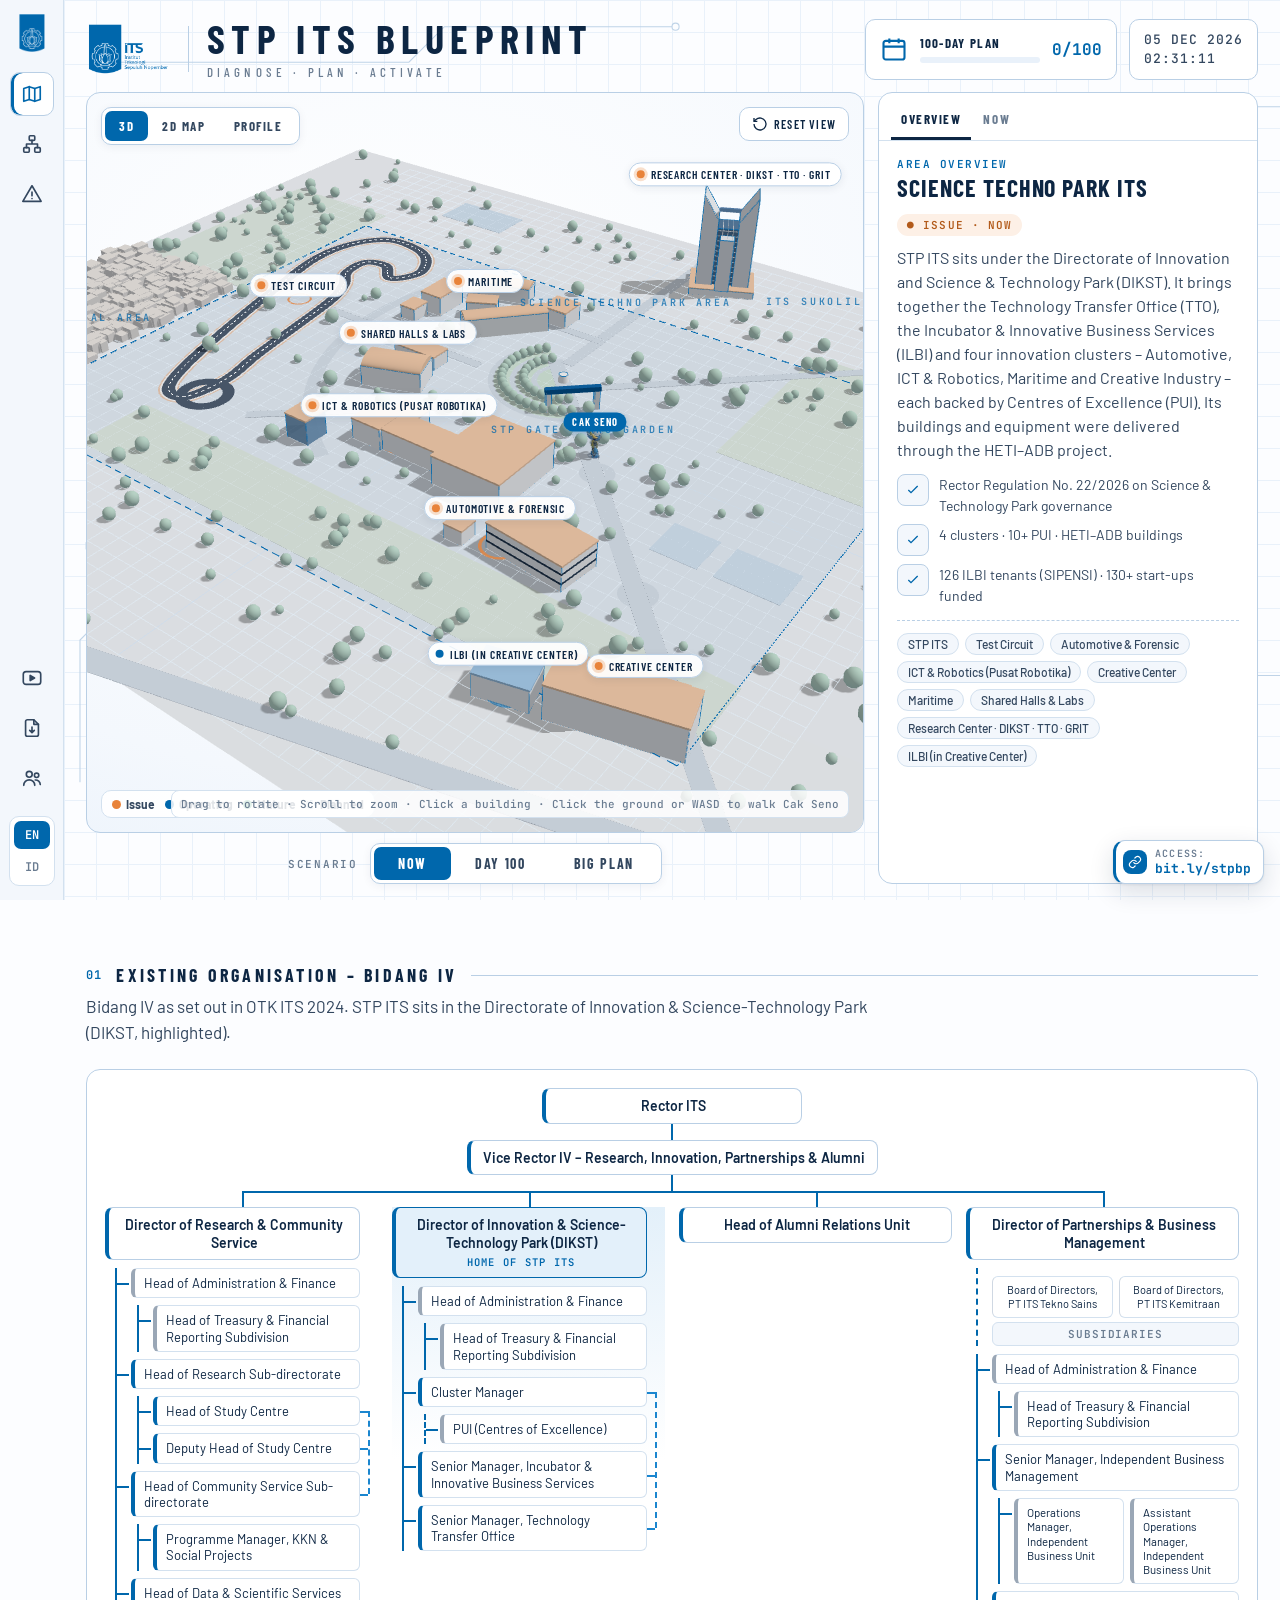
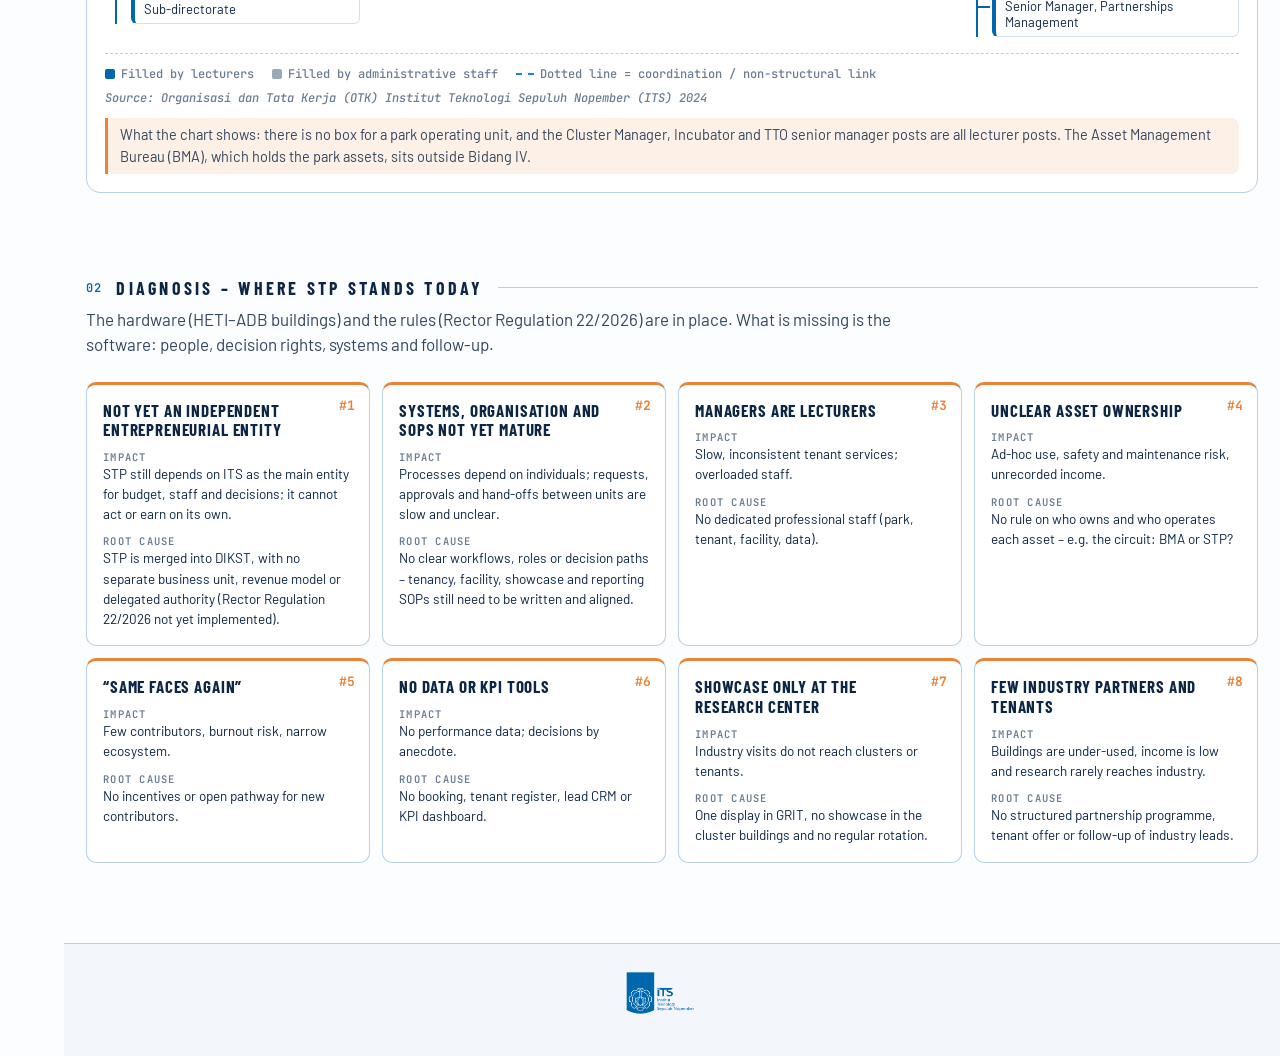
<file: site/index.html>
<!doctype html>
<html lang="en">
<head>
  <meta charset="utf-8">
  <meta name="viewport" content="width=device-width, initial-scale=1">
  <title>STP ITS Blueprint</title>
  <meta name="description" content="100-day blueprint for the Science Techno Park (STP) of Institut Teknologi Sepuluh Nopember – diagnosis, priorities, governance and an interactive 3D site plan.">
  <meta name="theme-color" content="#0067ac">
  <link rel="icon" href="assets/img/favicon.ico" sizes="any">
  <link rel="icon" type="image/png" sizes="32x32" href="assets/img/favicon-32.png">
  <link rel="icon" type="image/png" sizes="192x192" href="assets/img/favicon-192.png">
  <link rel="apple-touch-icon" href="assets/img/apple-touch-icon.png">
  <meta property="og:title" content="STP ITS Blueprint">
  <meta property="og:description" content="Diagnose · Plan · Activate – the 100-day plan for the Science Techno Park ITS.">
  <meta property="og:image" content="assets/img/logo-its.png">
  <link rel="preconnect" href="https://fonts.googleapis.com">
  <link rel="preconnect" href="https://fonts.gstatic.com" crossorigin>
  <link href="https://fonts.googleapis.com/css2?family=Barlow+Condensed:wght@500;600;700&family=Barlow:wght@400;500;600;700&family=JetBrains+Mono:wght@400;500;600;700&display=swap" rel="stylesheet">
  <link rel="stylesheet" href="assets/css/style.css?v=20261113005911">
  <script type="importmap">
    { "imports": { "three": "./assets/vendor/three/three.module.min.js", "three/addons/": "./assets/vendor/three/addons/" } }
  </script>
</head>
<body>
  <svg class="traces" aria-hidden="true" preserveAspectRatio="none" viewBox="0 0 1440 900">
    <path d="M120 70 H460 l40 -40 H760"/><circle cx="760" cy="30" r="4"/>
    <path d="M1440 120 H1300 l-30 30 V340"/><circle cx="1270" cy="340" r="4"/>
    <path d="M90 880 V720 l30 -30 V560"/><circle cx="120" cy="560" r="4"/>
    <path d="M1440 760 H1340 l-40 40 H1120"/><circle cx="1120" cy="800" r="4"/>
    <rect x="1380" y="40" width="10" height="10"/><rect x="1396" y="56" width="6" height="6"/><rect x="1366" y="60" width="6" height="6"/>
    <rect x="96" y="610" width="8" height="8"/><rect x="110" y="626" width="5" height="5"/>
  </svg>

  <nav class="rail" aria-label="Sections">
    <img class="mark" src="assets/img/favicon-192.png" alt="ITS">
    <div id="nav"></div>
    <div class="spacer"></div>
    <div class="rail-tools">
      <div class="video-group" id="videoGroup">
        <div class="video-menu" id="videoMenu" role="menu" hidden></div>
        <button class="icon" type="button" id="videoToggle" aria-haspopup="menu" aria-expanded="false" aria-controls="videoMenu" aria-label="Videos"><svg viewBox="0 0 24 24" fill="none" stroke="currentColor" stroke-width="1.8" stroke-linecap="round" stroke-linejoin="round" aria-hidden="true"><rect x="2.5" y="5" width="19" height="14" rx="3"/><path d="M10 9.2v5.6l4.8-2.8z" fill="currentColor"/></svg><span class="tip" data-i18n="videosBtn">Videos</span></button>
      </div>
      <a class="dl" href="assets/stp-its-blueprint.pdf" download="STP-ITS-Blueprint.pdf" aria-label="Download PDF deck"><svg viewBox="0 0 24 24" fill="none" stroke="currentColor" stroke-width="1.8" stroke-linecap="round" stroke-linejoin="round" aria-hidden="true"><path d="M14 3H7a2 2 0 0 0-2 2v14a2 2 0 0 0 2 2h10a2 2 0 0 0 2-2V8z"/><path d="M14 3v5h5"/><path d="M12 11v6M9.5 14.5 12 17l2.5-2.5"/></svg><span class="tip" data-i18n="downloadPdf">Download PDF deck</span></a>
      <button class="icon" type="button" id="teamToggle" aria-haspopup="dialog" aria-label="STP team"><svg viewBox="0 0 24 24" fill="none" stroke="currentColor" stroke-width="1.8" stroke-linecap="round" stroke-linejoin="round" aria-hidden="true"><circle cx="9" cy="8" r="3.2"/><path d="M3 20c0-3.3 2.7-6 6-6s6 2.7 6 6"/><circle cx="17" cy="9" r="2.4"/><path d="M15.5 14.2A5 5 0 0 1 21 19"/></svg><span class="tip" data-i18n="teamBtn">STP team</span></button>
    </div>
    <div class="lang" role="group" aria-label="Language">
      <button type="button" data-lang="en" aria-pressed="true">EN</button>
      <button type="button" data-lang="id" aria-pressed="false">ID</button>
    </div>
  </nav>

  <main>
    <section class="hero" id="top">
      <header class="topbar">
        <div class="brand">
          <img src="assets/img/logo-its.png" alt="Institut Teknologi Sepuluh Nopember" width="84" height="54">
          <span class="rule" aria-hidden="true"></span>
          <div>
            <h1 data-i18n="title">STP ITS Blueprint</h1>
            <p data-i18n="tagline">Diagnose · Plan · Activate</p>
          </div>
        </div>
        <div class="right">
          <div class="card-mini">
            <svg viewBox="0 0 24 24" fill="none" stroke="currentColor" stroke-width="1.8"><rect x="3" y="5" width="18" height="16" rx="2"/><path d="M3 10h18M8 3v4M16 3v4"/></svg>
            <div><div class="k" data-i18n="planChip">100-Day Plan</div><div class="bar"><i id="dayBar"></i></div></div>
            <div class="v" id="dayVal">0/100</div>
          </div>
          <div class="card-mini clock" id="clock" aria-hidden="true"></div>
        </div>
      </header>

      <div class="hero-grid">
        <div class="map-col">
        <div class="map-frame" id="map">
          <div class="map-ui tl">
            <div class="seg" role="tablist" aria-label="Map view" id="viewSeg">
              <button type="button" data-view="3d" aria-pressed="true" data-i18n="view3d">3D</button>
              <button type="button" data-view="2d" aria-pressed="false" data-i18n="view2d">2D map</button>
              <button type="button" data-view="gif" aria-pressed="false" data-i18n="viewGif">Profile</button>
            </div>
          </div>
          <div class="map2d" id="map2d" hidden></div>
          <figure class="mapgif" id="mapgif" hidden>
            <video muted loop playsinline preload="none" poster="assets/video/dikst-profile-poster.jpg?v=20261113011139" data-src="assets/video/dikst-profile.mp4?v=20261113011139" aria-label="DIKST ITS profile – aerial tour of the Science Techno Park"></video>
            <figcaption data-i18n="gifCaption">DIKST ITS profile video</figcaption>
          </figure>
          <div class="map-ui tr">
            <button class="btn" type="button" id="resetBtn"><svg viewBox="0 0 24 24" fill="none" stroke="currentColor" stroke-width="2"><path d="M3 12a9 9 0 1 0 3-6.7L3 8"/><path d="M3 3v5h5"/></svg><span data-i18n="resetView">Reset view</span></button>
          </div>
          <div class="map-ui bl">
            <div class="legend">
              <span><i style="background:var(--issue)"></i><b data-i18n="legendIssue">Issue</b></span>
              <span><i style="background:var(--its)"></i><b data-i18n="legendActive">Operating</b></span>
              <span><i style="background:var(--ok)"></i><b data-i18n="legendMature">Mature</b></span>
              <span><i style="border:1.5px dashed var(--plan)"></i><b data-i18n="legendPlan">Planned</b></span>
            </div>
          </div>
          <div class="map-ui br"><div class="hint" data-i18n="hint">Drag to rotate · Scroll to zoom · Click a building</div></div>
        </div>
        <div class="scenario-bar">
          <span class="lbl" data-i18n="scenarioLbl">Scenario</span>
          <div class="seg" role="group" aria-label="Scenario" id="modeSeg">
            <button type="button" data-mode="now" aria-pressed="true" data-i18n="modeNow">Now</button>
            <button type="button" data-mode="d100" aria-pressed="false" data-i18n="modeD100">Day 100</button>
            <button type="button" data-mode="y2030" aria-pressed="false" data-i18n="mode2030">Big Plan</button>
          </div>
        </div>
        </div>

        <aside class="info-panel" aria-live="polite">
          <div class="tabs" role="tablist" id="tabs"></div>
          <div class="panel-body" id="panel"></div>
        </aside>
      </div>

    </section>


    <!-- Now: current state only -->
    <section class="sec" id="org" data-modes="now"></section>
    <section class="sec" id="diagnosis" data-modes="now"></section>
    <!-- Day 100: the road – Overview (Module 11c–g) + P1–P5 tabs -->
    <section class="sec" id="plan" data-modes="d100" hidden></section>
    <!-- 2030: long term -->
    <section class="sec" id="roadmap" data-modes="y2030" hidden></section>
    <section class="sec" id="future" data-modes="y2030" hidden></section>

    <footer>
      <div class="in">
        <img src="assets/img/logo-its.png" alt="ITS">
        <div id="foot"></div>
      </div>
    </footer>
  </main>

  <div class="float-dock">
    <!-- ITS shortener (kept for later):
    <a class="access-card" href="https://its.id/stpbp" target="_blank" rel="noopener" aria-label="Access: its.id/stpbp">
      <svg viewBox="0 0 24 24" fill="none" stroke="currentColor" stroke-width="2" stroke-linecap="round" stroke-linejoin="round" aria-hidden="true"><path d="M10 13a5 5 0 0 0 7.5.5l3-3a5 5 0 0 0-7-7l-1.7 1.7"/><path d="M14 11a5 5 0 0 0-7.5-.5l-3 3a5 5 0 0 0 7 7l1.7-1.7"/></svg>
      <span><small>Access:</small><b>its.id/stpbp</b></span>
    </a>
    -->
    <a class="access-card" href="https://bit.ly/stpbp" target="_blank" rel="noopener" aria-label="Access: bit.ly/stpbp">
      <svg viewBox="0 0 24 24" fill="none" stroke="currentColor" stroke-width="2" stroke-linecap="round" stroke-linejoin="round" aria-hidden="true"><path d="M10 13a5 5 0 0 0 7.5.5l3-3a5 5 0 0 0-7-7l-1.7 1.7"/><path d="M14 11a5 5 0 0 0-7.5-.5l-3 3a5 5 0 0 0 7 7l1.7-1.7"/></svg>
      <span><small>Access:</small><b>bit.ly/stpbp</b></span>
    </a>
  </div>

  <div class="vmodal tmodal" id="teamModal" hidden role="dialog" aria-modal="true" aria-labelledby="teamTitle">
    <div class="vmodal-box">
      <div class="vmodal-head"><h3 id="teamTitle"></h3><button class="vmodal-x" type="button" id="teamClose" aria-label="Close">×</button></div>
      <div class="team-list" id="teamList"></div>
    </div>
  </div>

  <div class="vmodal" id="vmodal" hidden role="dialog" aria-modal="true" aria-labelledby="vmodalTitle">
    <div class="vmodal-box">
      <div class="vmodal-head"><h3 id="vmodalTitle"></h3>
        <a class="btn" id="vmodalYt" target="_blank" rel="noopener" data-i18n="openYoutube">Open on YouTube</a>
        <button class="vmodal-x" type="button" id="vmodalClose" aria-label="Close">×</button></div>
      <div class="vmodal-frame"><iframe id="vmodalFrame" title="Video" allow="autoplay; encrypted-media; picture-in-picture; fullscreen" allowfullscreen></iframe></div>
    </div>
  </div>

  <script type="module" src="assets/js/app.js?v=20261113005911"></script>
</body>
</html>
</file>
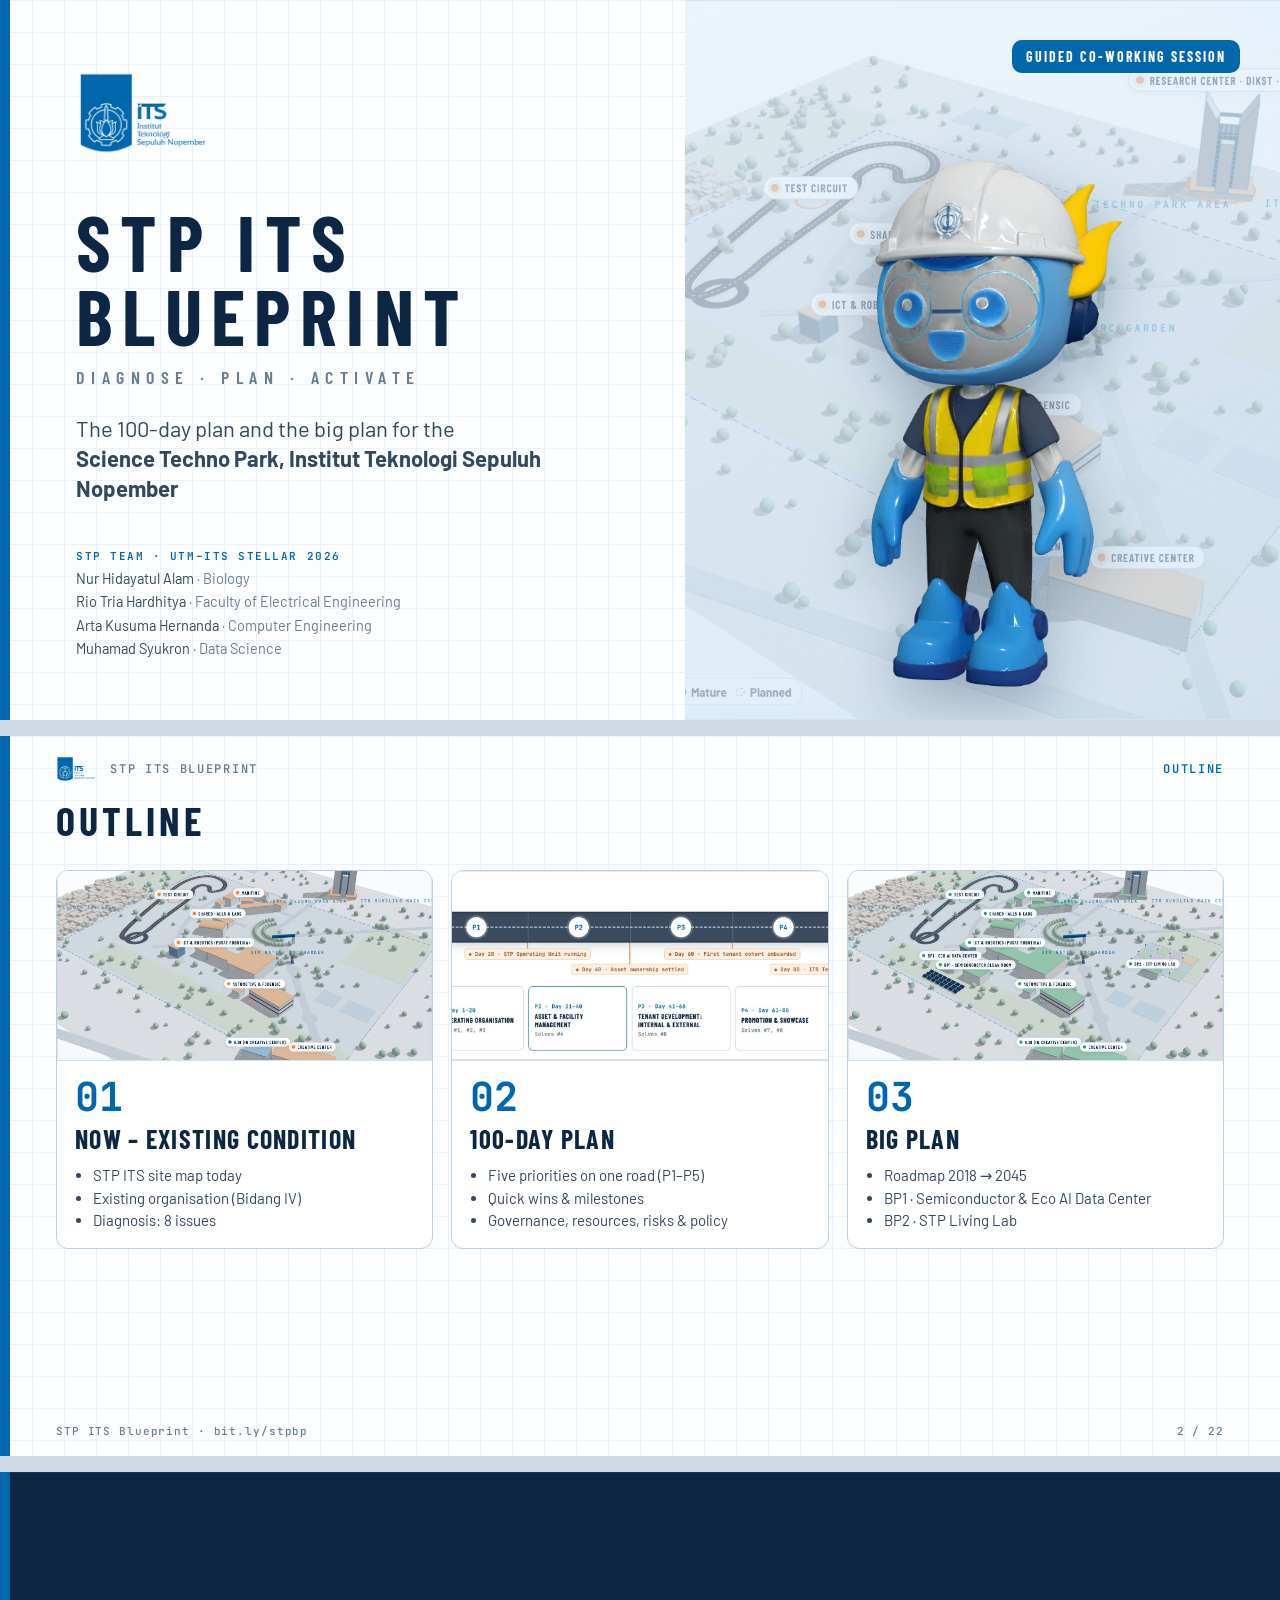
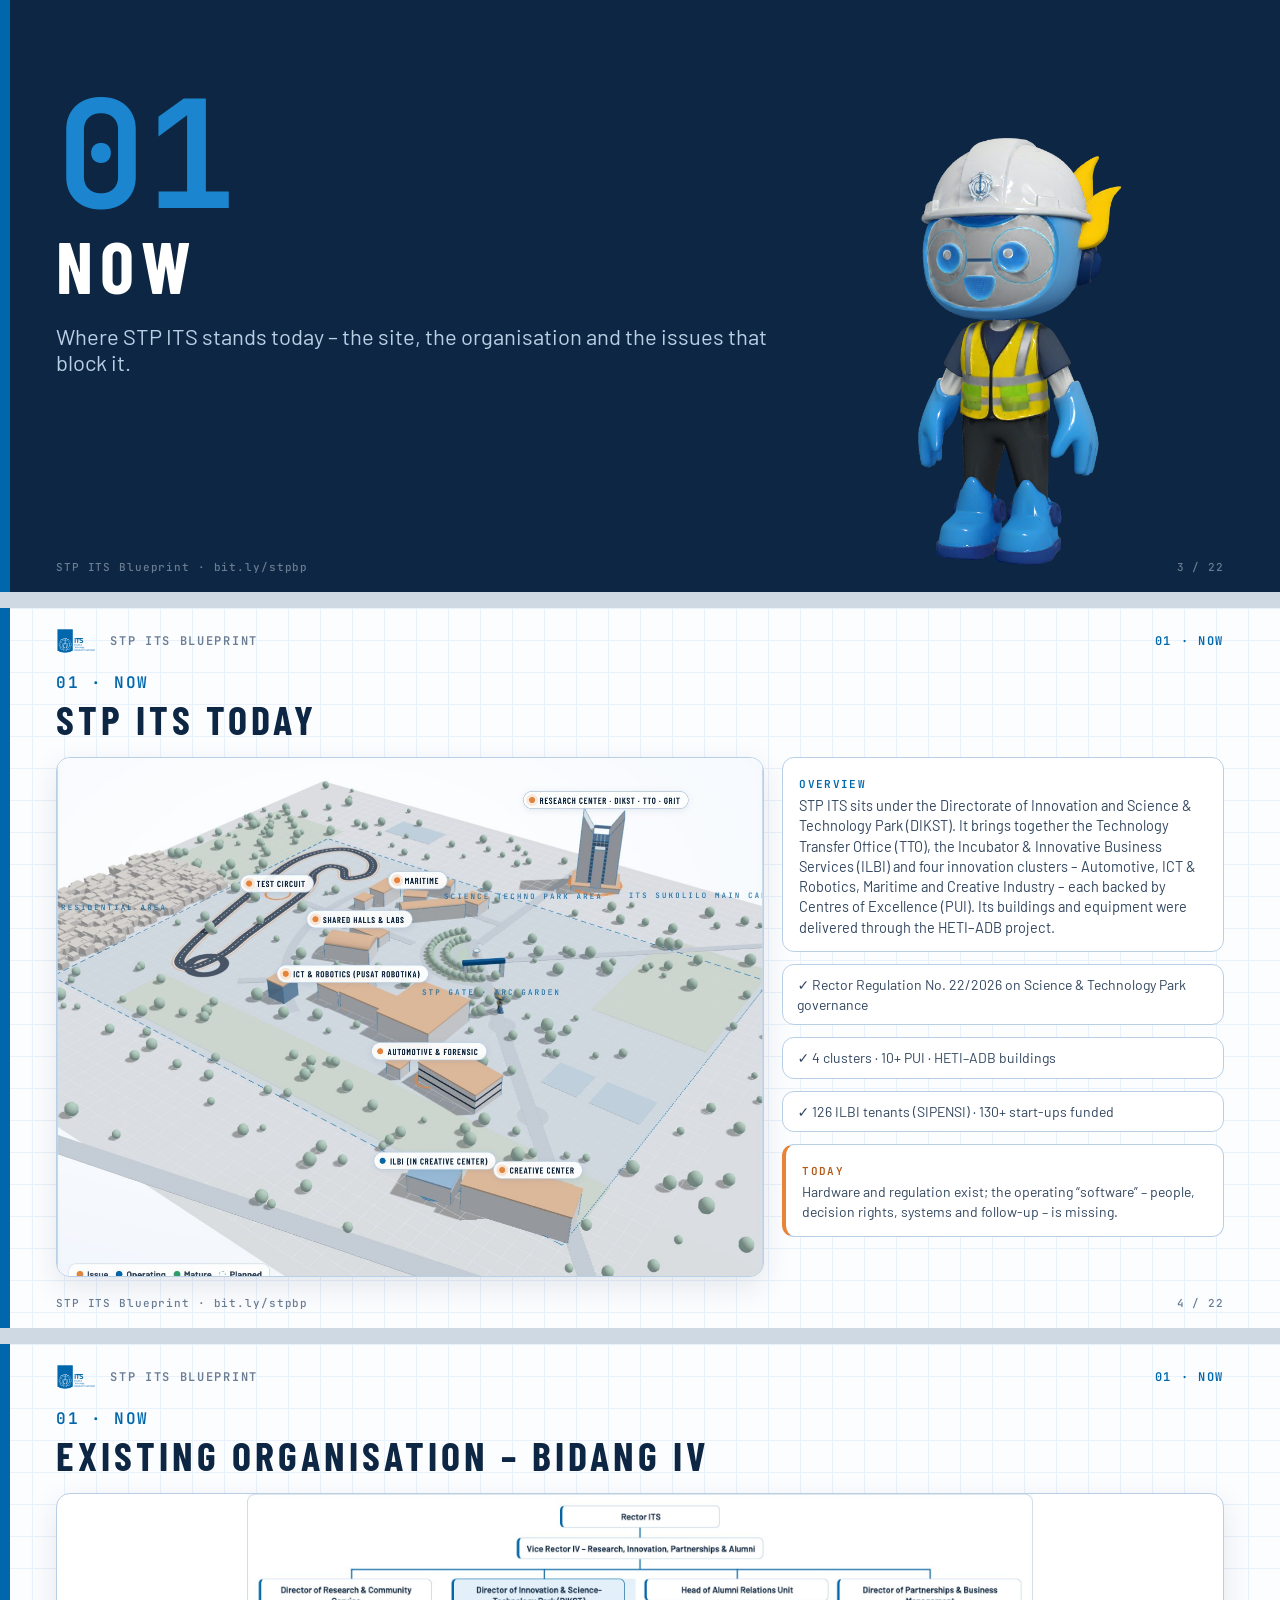
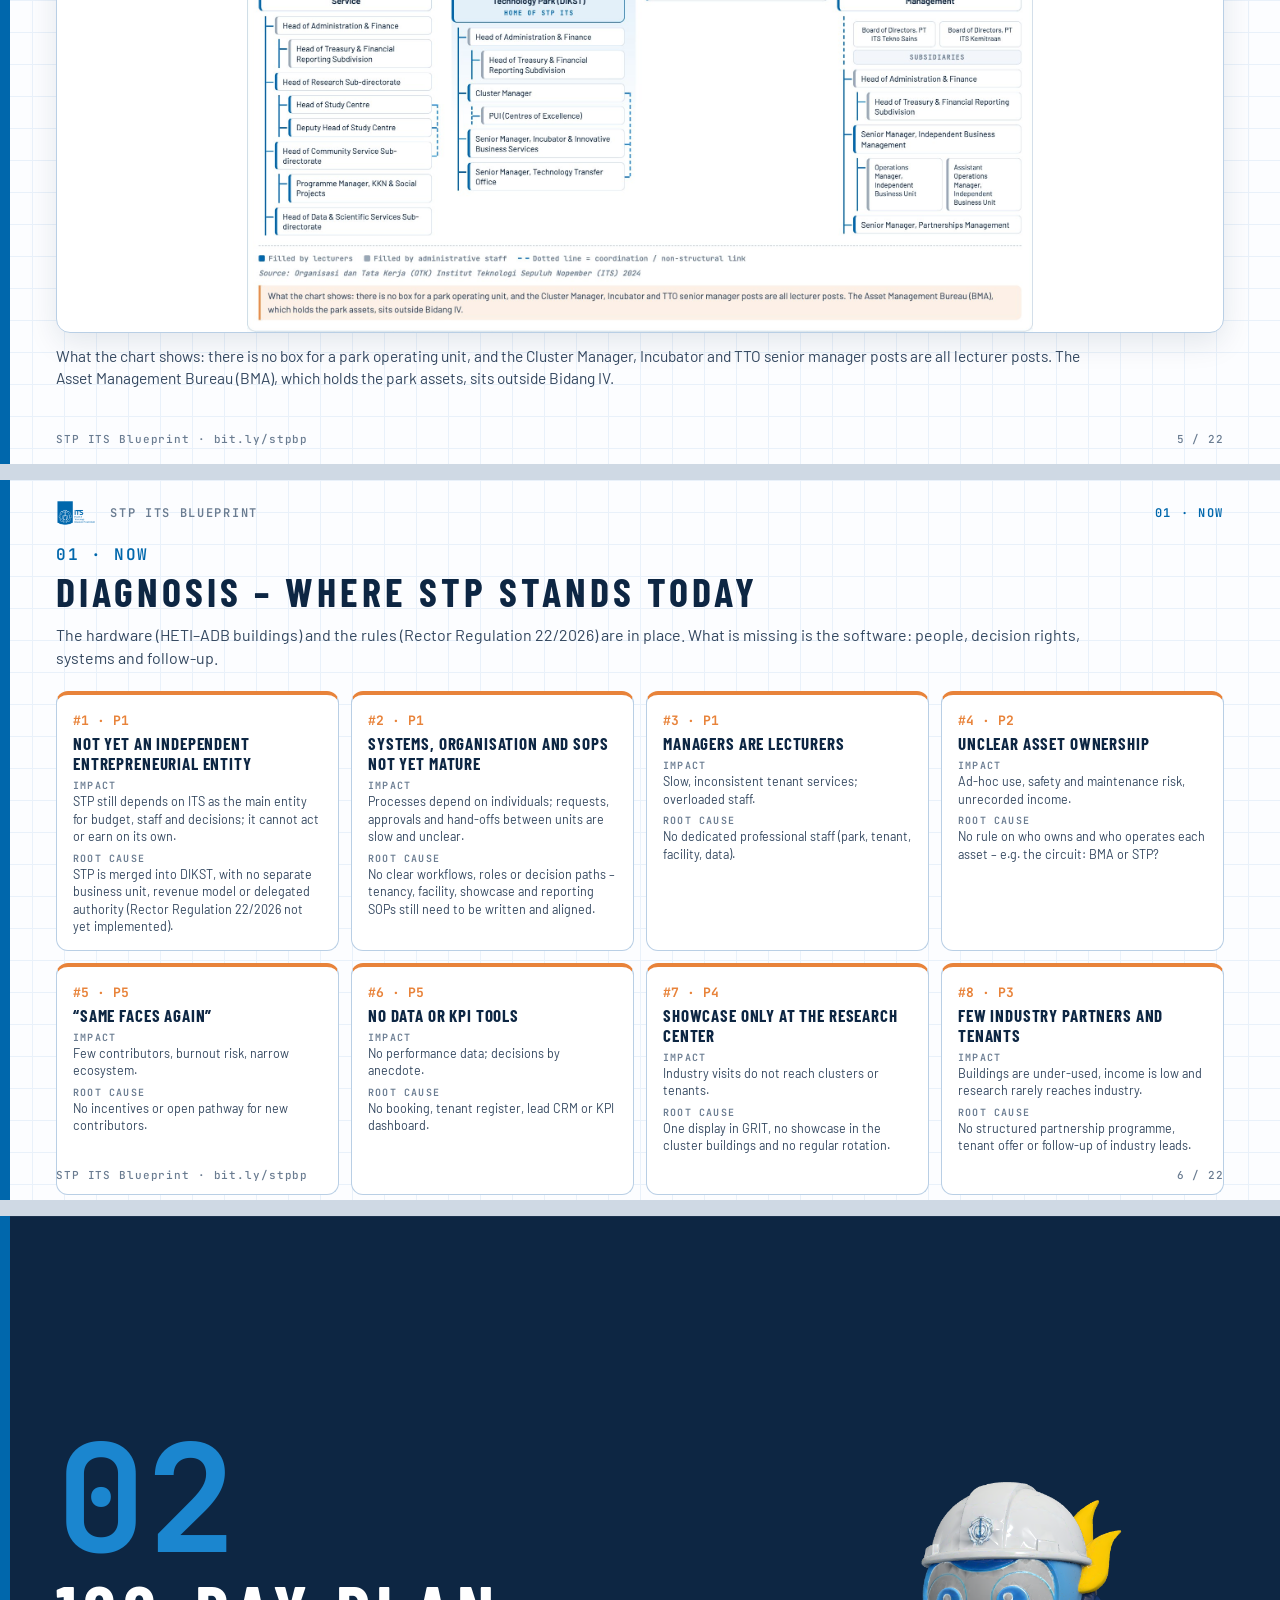
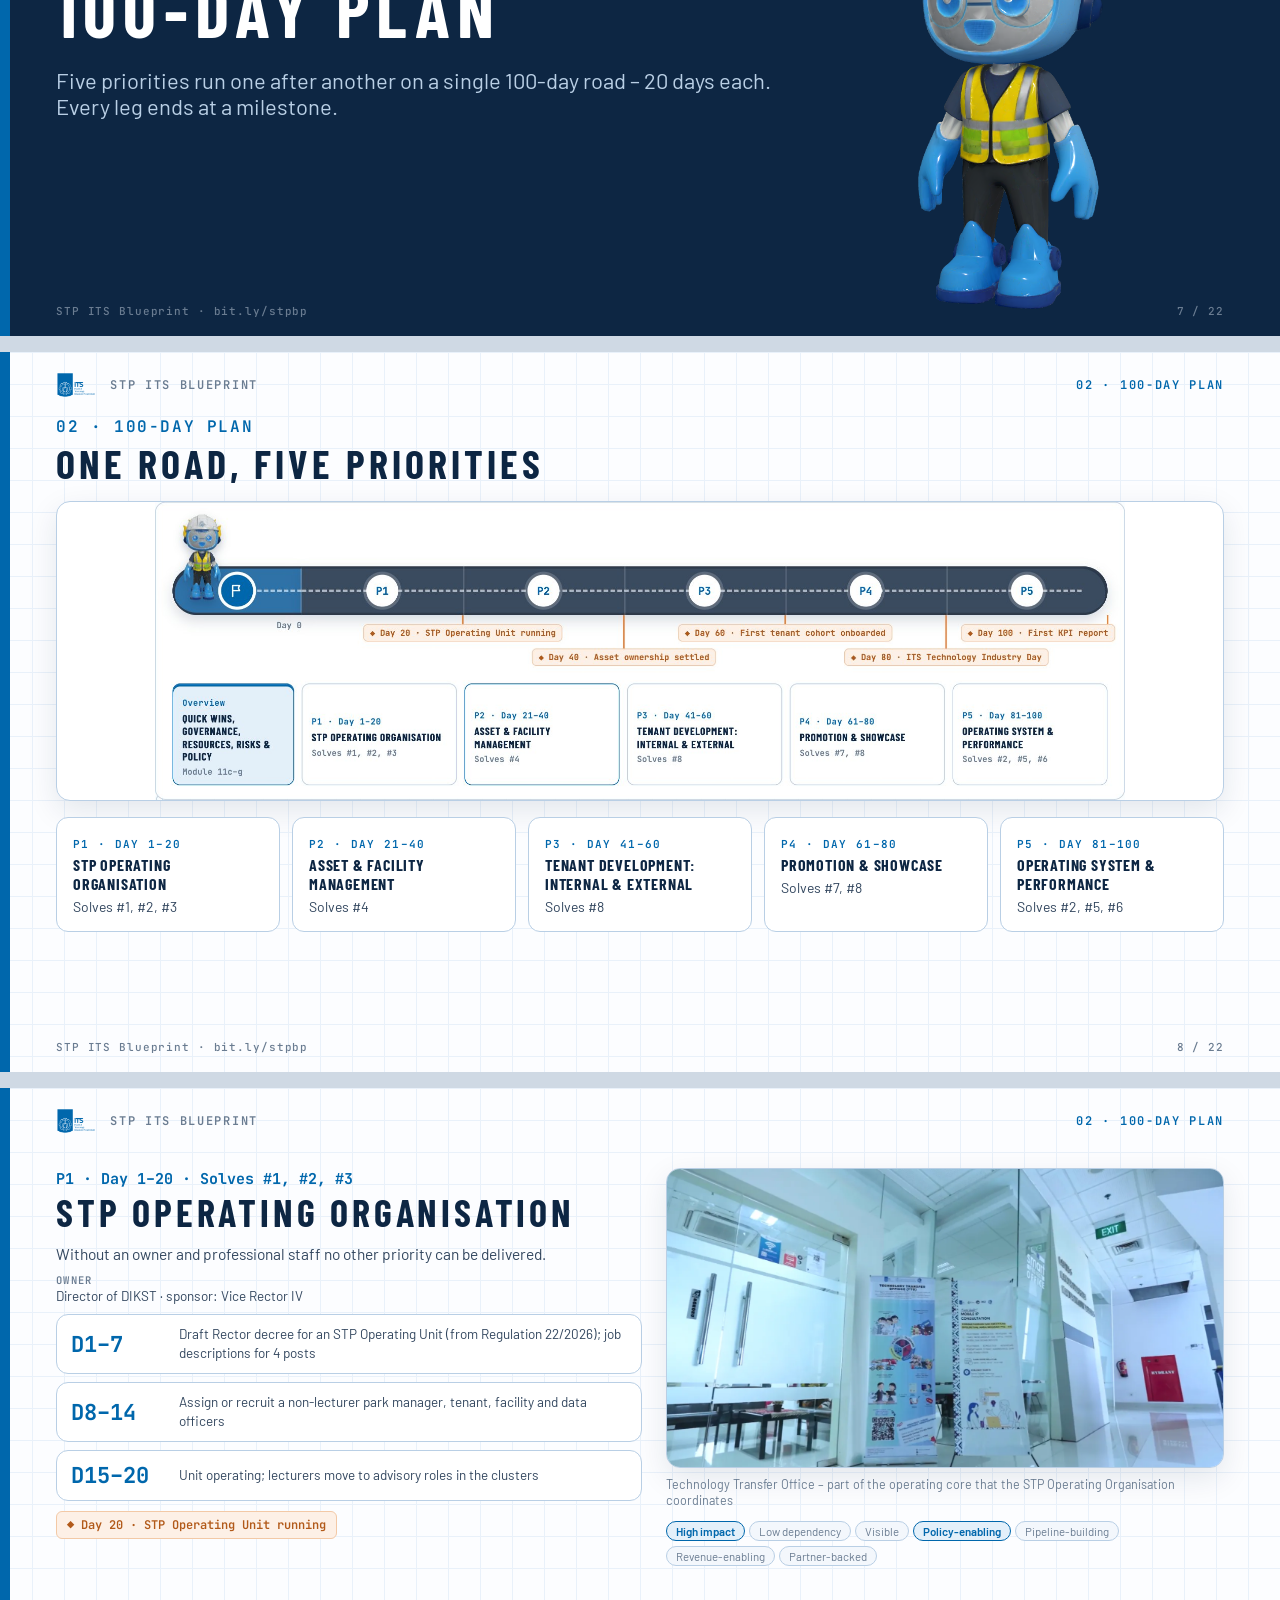
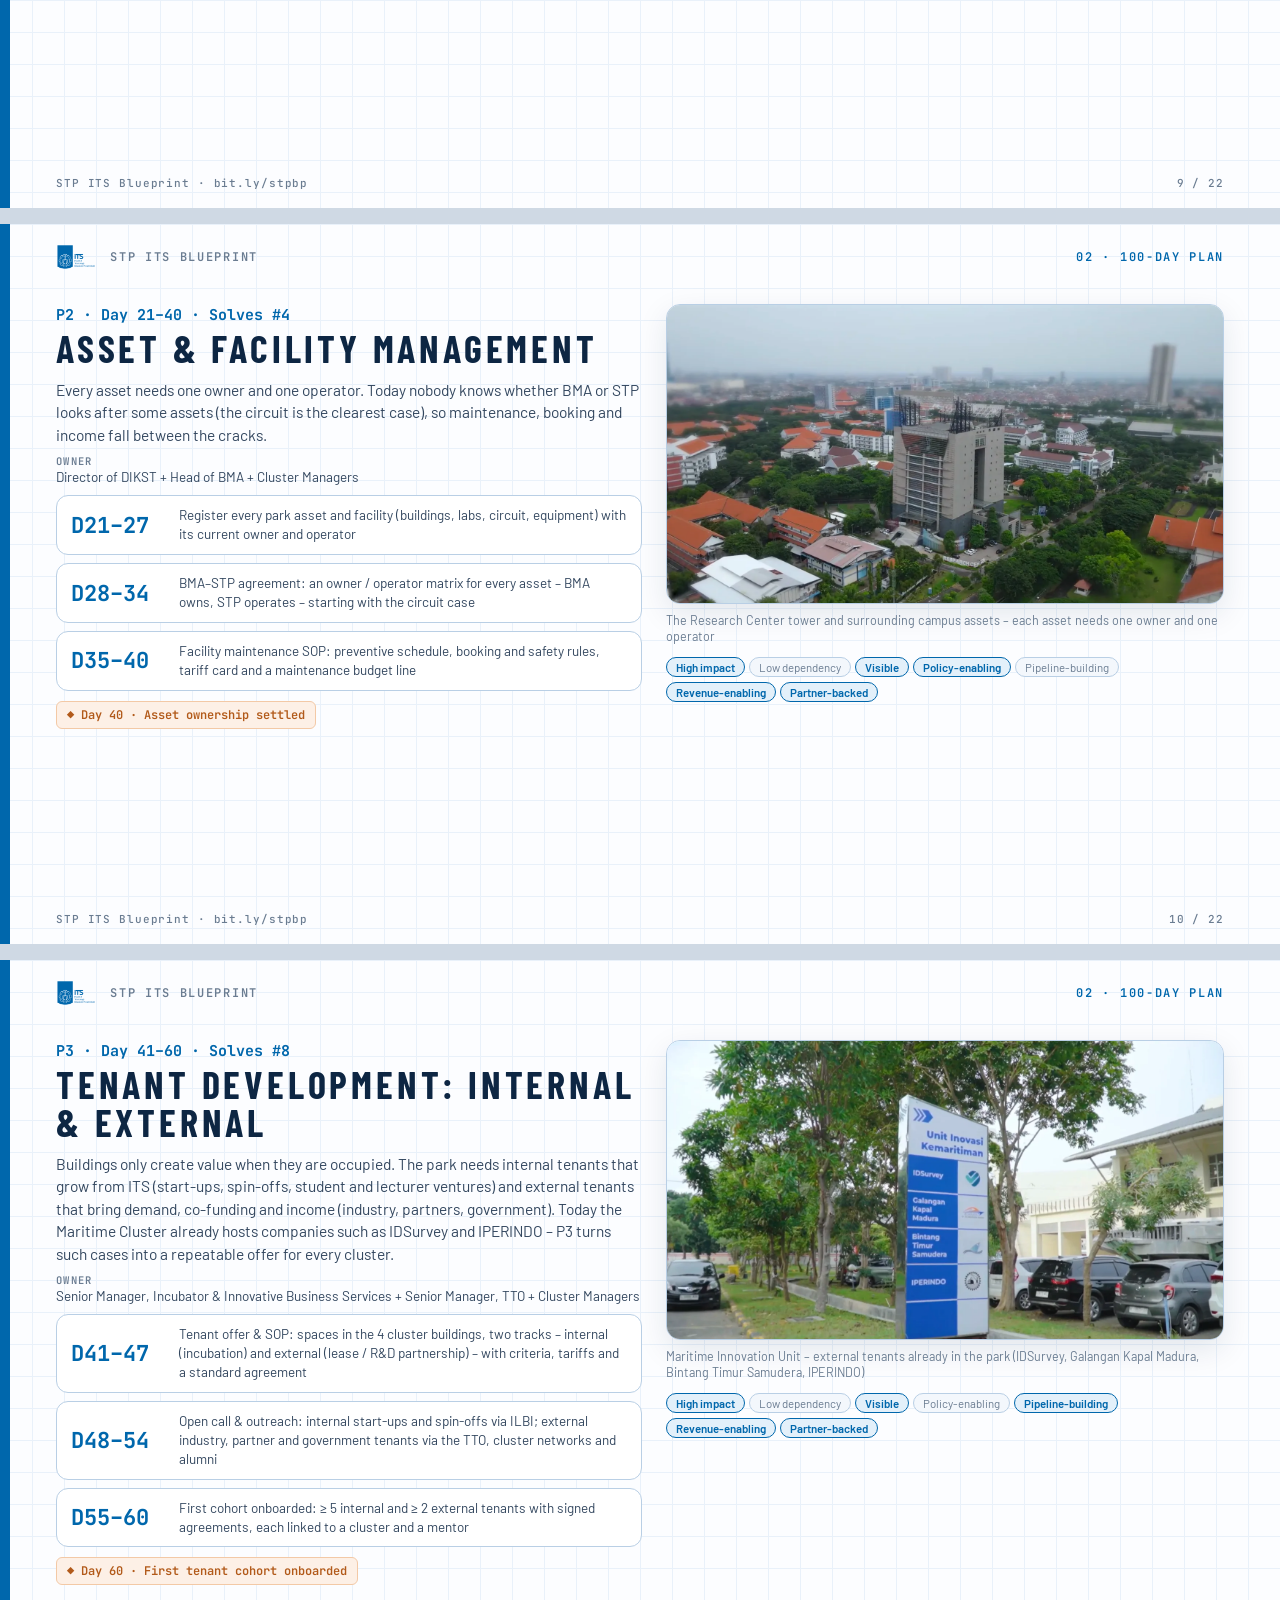
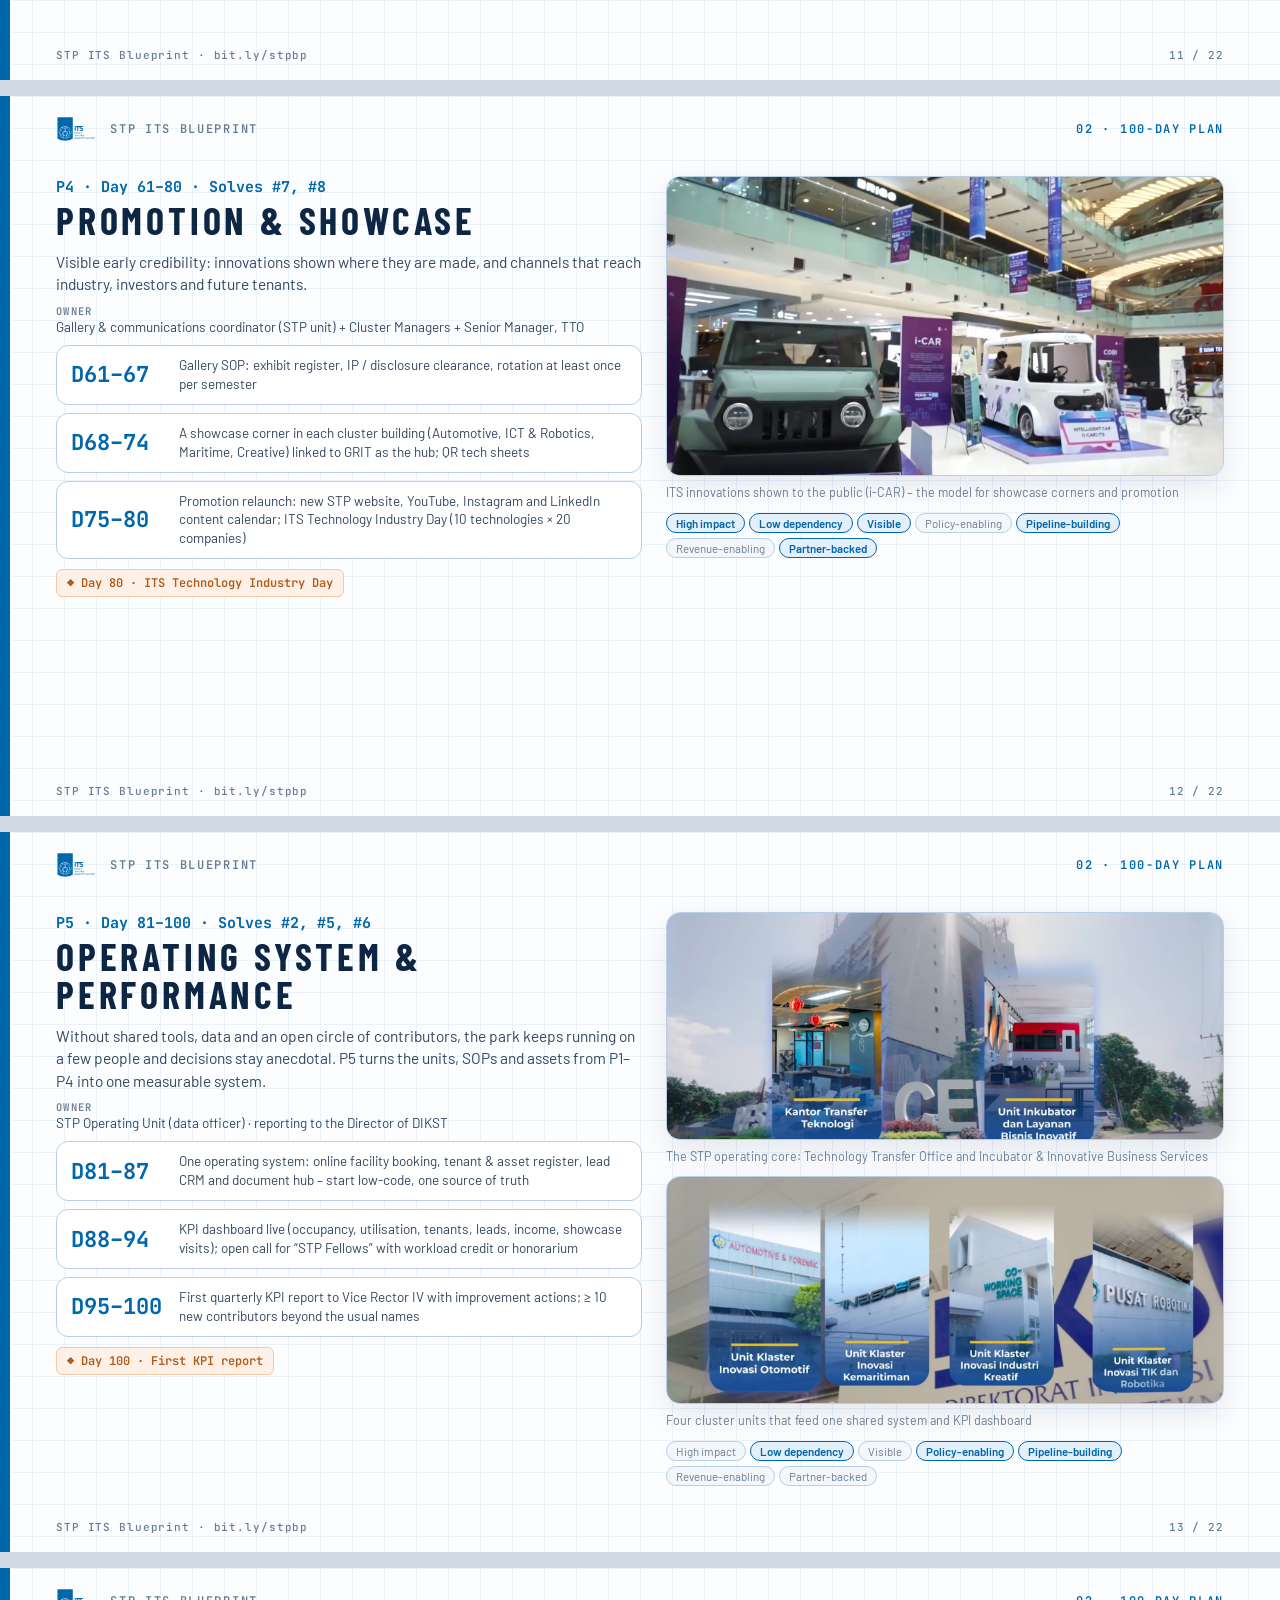
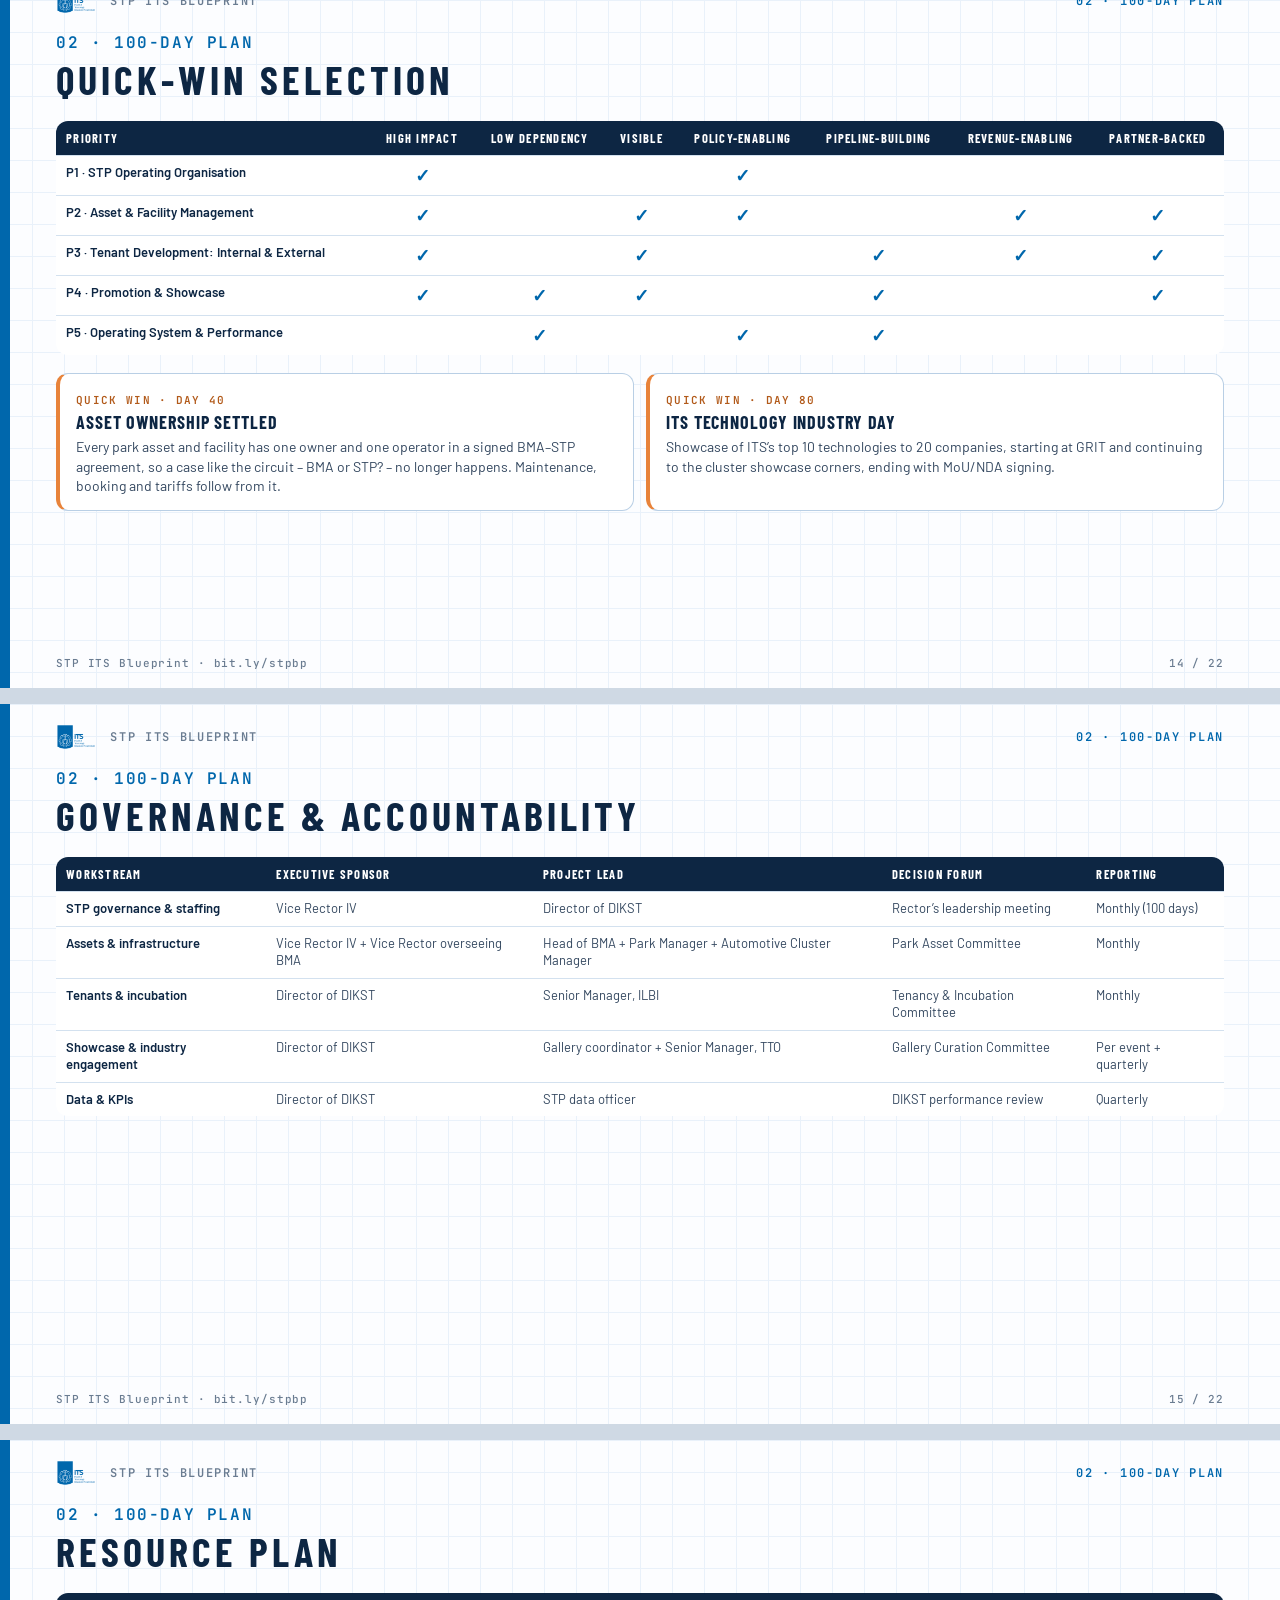
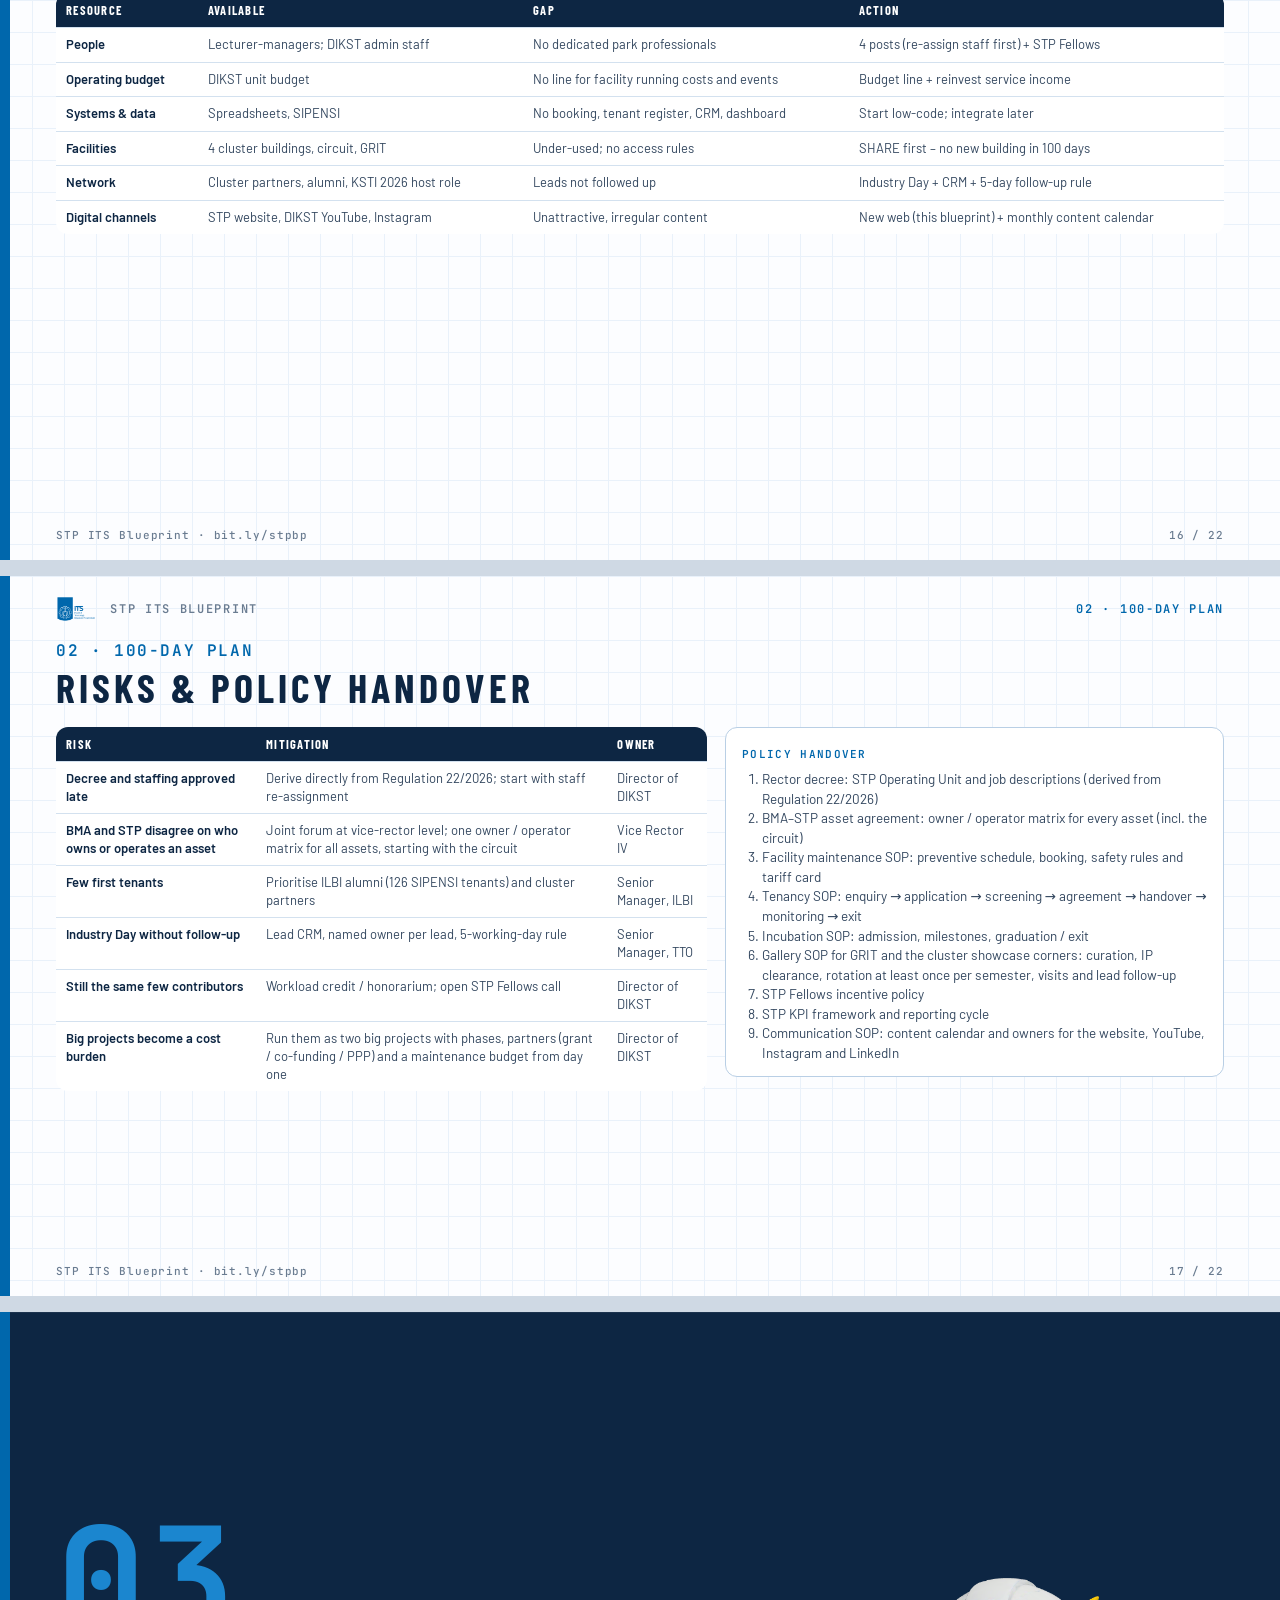
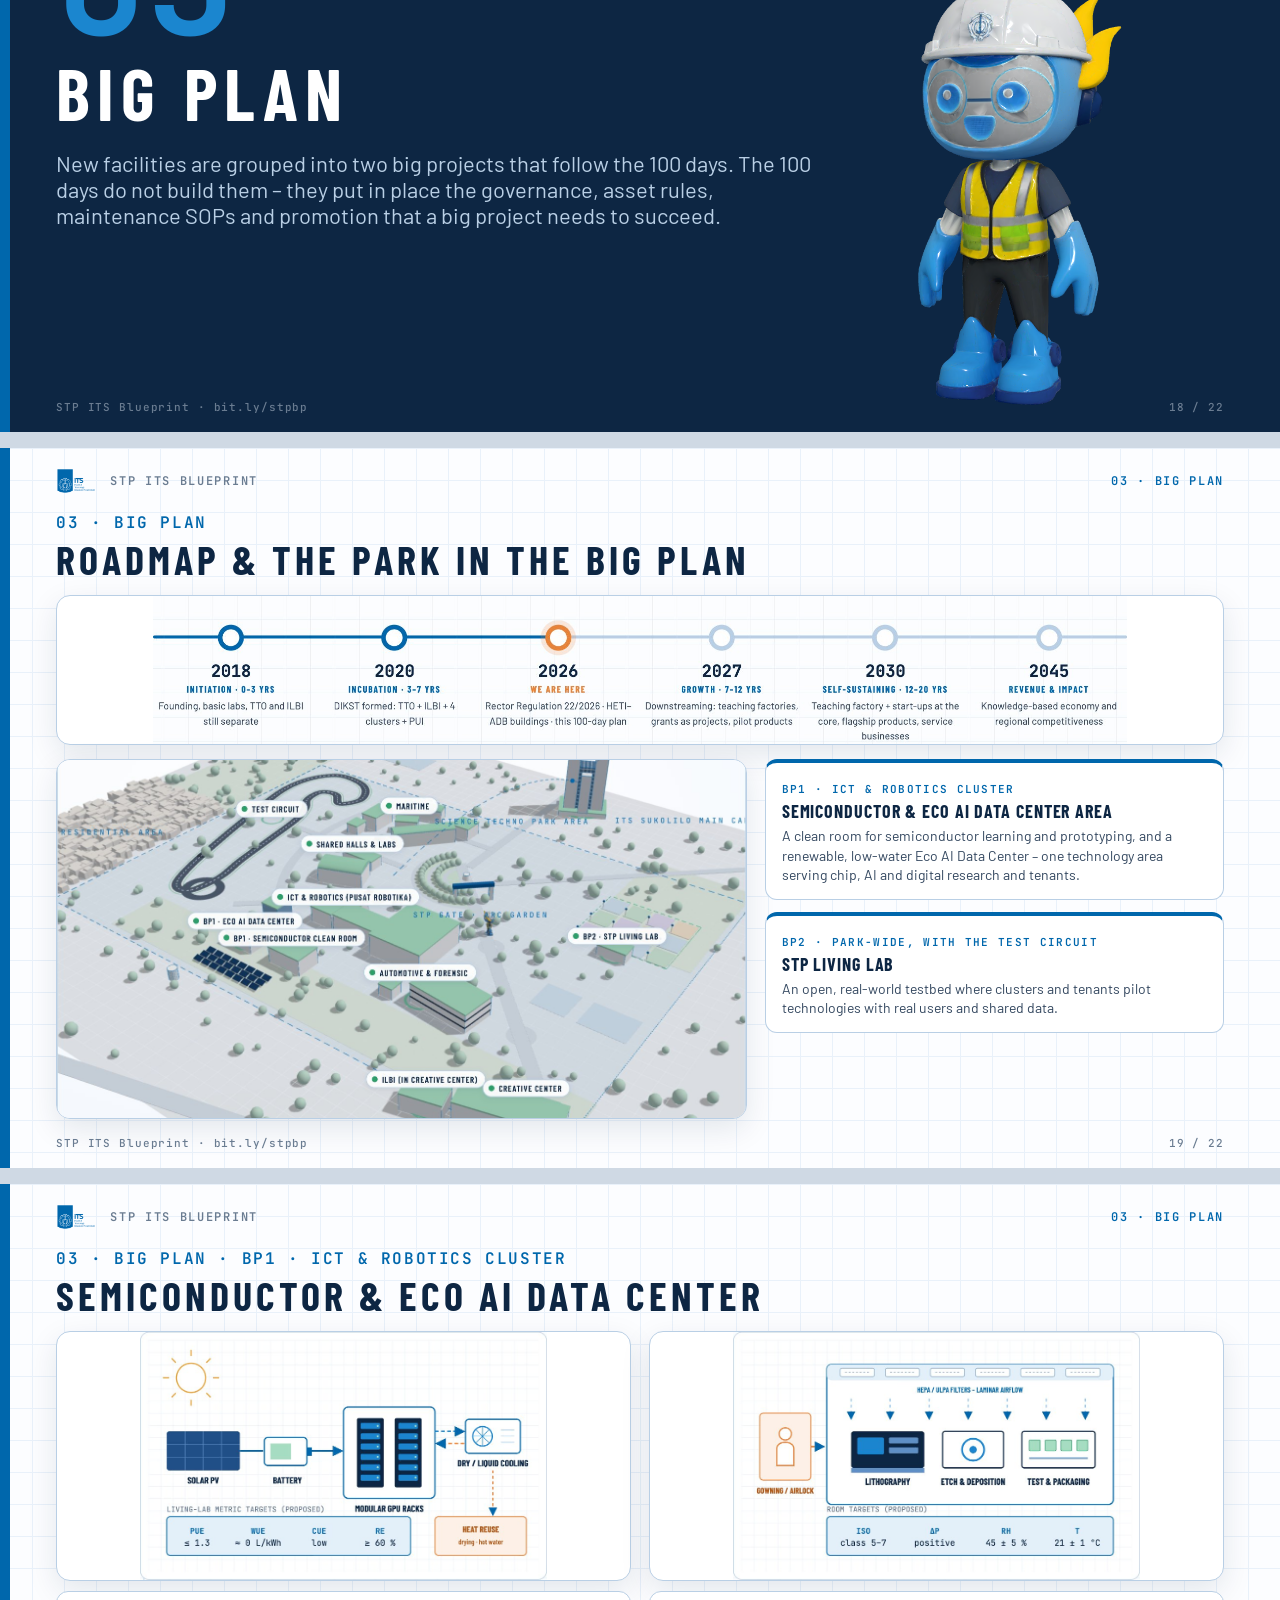
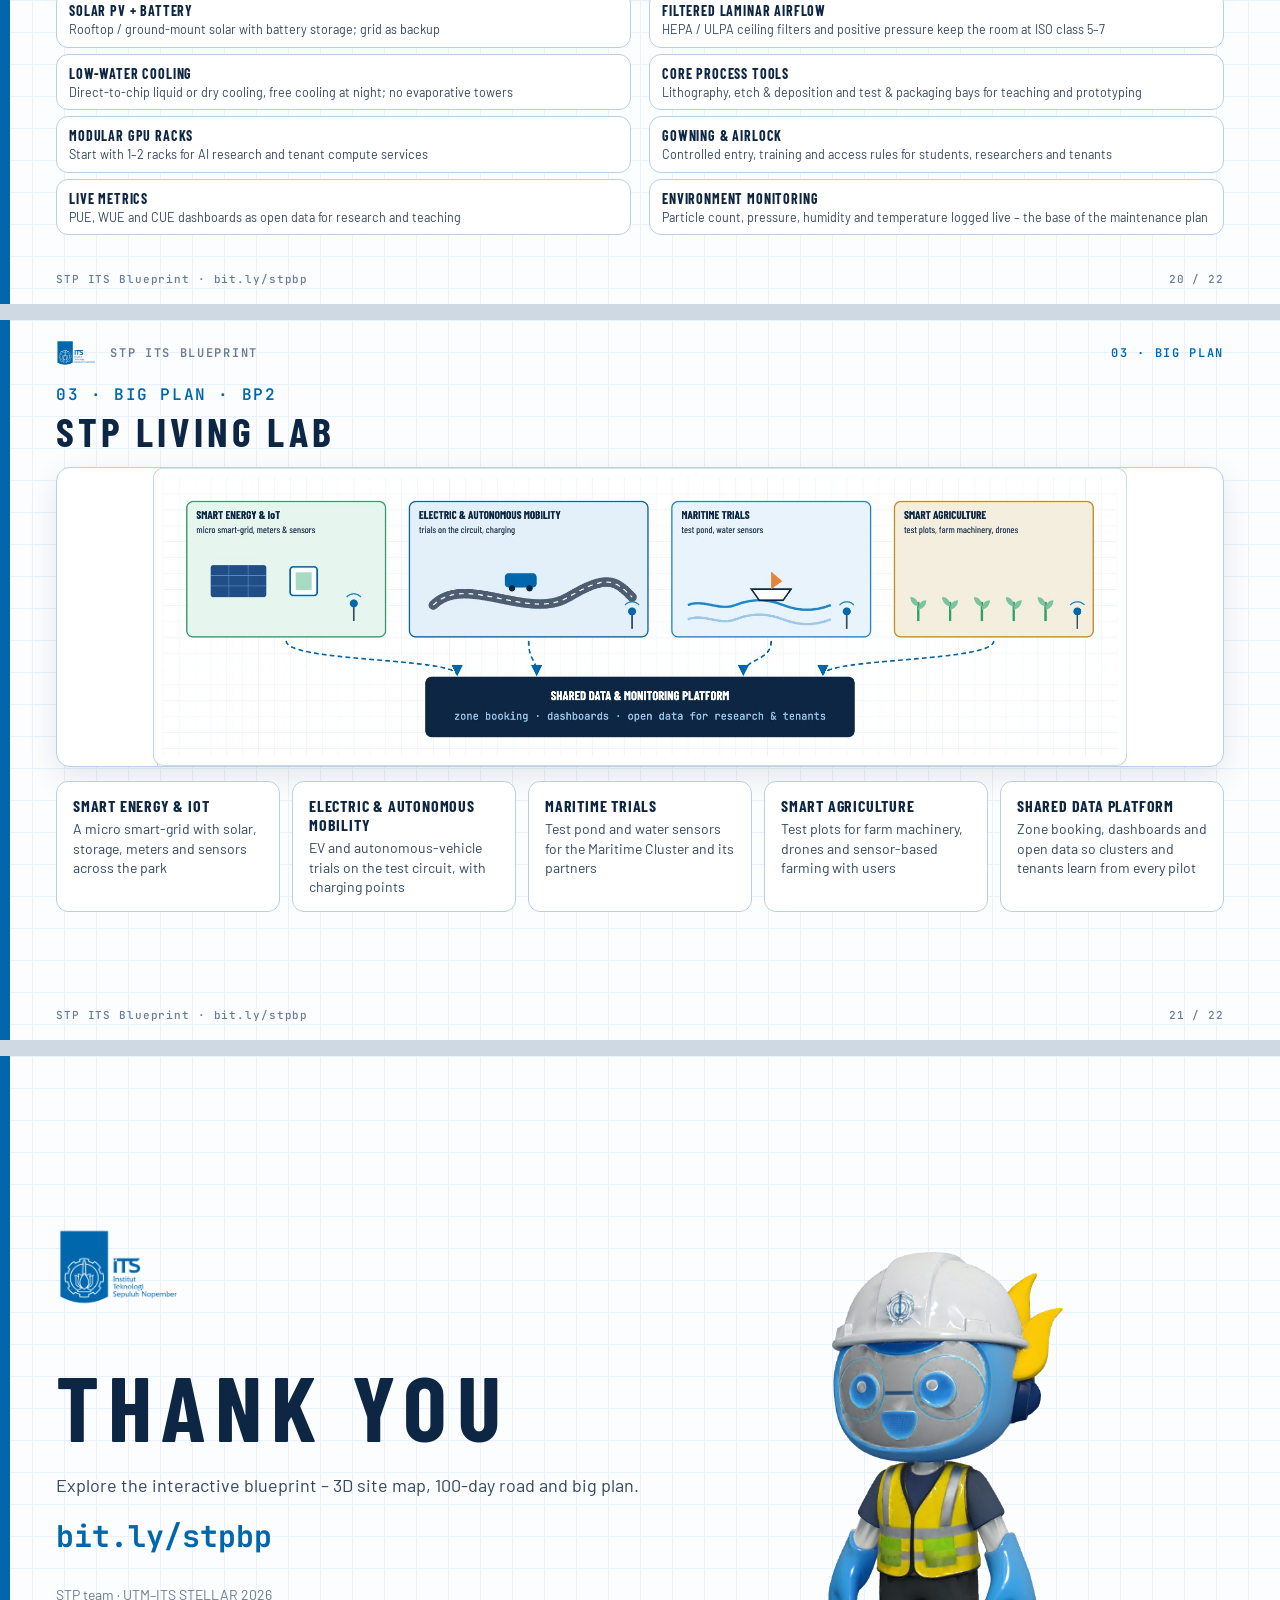
<file: site/deck.html>
<!doctype html>
<html lang="en">
<head>
  <meta charset="utf-8">
  <meta name="viewport" content="width=1280">
  <title>STP ITS Blueprint – Deck</title>
  <link href="https://fonts.googleapis.com/css2?family=Barlow+Condensed:wght@500;600;700&family=Barlow:wght@400;500;600;700&family=JetBrains+Mono:wght@400;500;600;700&display=swap" rel="stylesheet">
  <style>
    :root { --paper: #fcfdff; --paper-2: #f3f7fc; --paper-3: #e9f1fa; --ink: #0d2643; --ink-2: #33475f; --muted: #6a7c91; --line: #d3e1ef; --line-2: #b9cfe5;
      --its: #0067ac; --its-soft: #e3f0fa; --issue: #e8833a; --issue-soft: #fdf0e6; --ok: #2e9e6b; --ok-soft: #e6f5ee;
      --head: 'Barlow Condensed', 'Arial Narrow', sans-serif; --body: 'Barlow', system-ui, sans-serif; --mono: 'JetBrains Mono', ui-monospace, monospace; }
    @page { size: 1280px 720px; margin: 0; }
    * { box-sizing: border-box; -webkit-print-color-adjust: exact; print-color-adjust: exact; }
    html, body { margin: 0; background: #cfd9e4; }
    body { font-family: var(--body); color: var(--ink); }
    .slide { width: 1280px; height: 720px; position: relative; overflow: hidden; break-after: page; page-break-after: always; margin: 0 auto 16px;
      background-color: var(--paper); background-image: linear-gradient(var(--paper-3) 1px, transparent 1px), linear-gradient(90deg, var(--paper-3) 1px, transparent 1px); background-size: 32px 32px; padding: 64px 56px 52px; }
    @media print { html, body { background: none; } .slide { margin: 0; } }
    .slide::before { content: ''; position: absolute; left: 0; top: 0; bottom: 0; width: 10px; background: var(--its); }
    .hdr { position: absolute; top: 20px; left: 56px; right: 56px; display: flex; align-items: center; gap: 14px; font: 600 12px var(--mono); letter-spacing: .14em; text-transform: uppercase; color: var(--muted); }
    .hdr img { height: 26px; }
    .hdr .sec { margin-left: auto; color: var(--its); }
    .ftr { position: absolute; bottom: 18px; left: 56px; right: 56px; display: flex; font: 500 11px var(--mono); color: var(--muted); letter-spacing: .08em; }
    .ftr .pg { margin-left: auto; }
    h1, h2, h3 { font-family: var(--head); text-transform: uppercase; margin: 0; letter-spacing: .05em; }
    h2 { font-size: 40px; line-height: 1; letter-spacing: .1em; }
    h2 .no { font: 600 16px var(--mono); color: var(--its); letter-spacing: .1em; display: block; margin-bottom: 6px; }
    .lead { font-size: 18px; color: var(--ink-2); max-width: 1040px; margin: 12px 0 0; line-height: 1.45; }
    .card { background: #fff; border: 1px solid var(--line-2); border-radius: 12px; padding: 14px 16px; }
    .card h3 { font-size: 18px; }
    .card p { margin: 4px 0 0; font-size: 14px; color: var(--ink-2); line-height: 1.4; }
    .tag { font: 600 11px var(--mono); letter-spacing: .12em; text-transform: uppercase; color: var(--its); }
    .shot { border: 1px solid var(--line-2); border-radius: 14px; overflow: hidden; background: #fff; box-shadow: 0 10px 30px rgba(13, 38, 67, .1); }
    .shot img { display: block; width: 100%; height: 100%; object-fit: cover; }
    .row { display: flex; gap: 18px; }
    .grid { display: grid; gap: 12px; }
    table { border-collapse: collapse; width: 100%; font-size: 13px; background: #fff; border-radius: 12px; overflow: hidden; }
    th { background: var(--ink); color: #fff; text-align: left; font: 700 12.5px var(--head); letter-spacing: .1em; text-transform: uppercase; padding: 9px 10px; }
    td { padding: 8px 10px; border-top: 1px solid var(--line); vertical-align: top; color: var(--ink-2); line-height: 1.35; }
    td:first-child { color: var(--ink); font-weight: 600; }
    .chip { display: inline-block; border: 1px solid var(--line-2); border-radius: 999px; padding: 2px 9px; font-size: 11.5px; color: var(--muted); margin: 0 4px 4px 0; background: var(--paper-2); }
    .chip.on { border-color: var(--its); color: var(--its); background: var(--its-soft); font-weight: 600; }
    /* cover */
    .cover { padding: 0; display: grid; grid-template-columns: 1.15fr 1fr; }
    .cover .l { padding: 70px 40px 60px 76px; display: flex; flex-direction: column; }
    .cover .logo { height: 86px; align-self: flex-start; }
    .cover h1 { font-size: 78px; line-height: .95; letter-spacing: .12em; margin-top: 48px; }
    .cover .tl { font: 600 18px var(--head); letter-spacing: .36em; text-transform: uppercase; color: var(--muted); margin-top: 14px; }
    .cover .sub { font-size: 22px; color: var(--ink-2); margin-top: 26px; line-height: 1.35; }
    .cover .team { margin-top: auto; font-size: 14.5px; color: var(--ink-2); line-height: 1.6; }
    .cover .team b { font: 600 11px var(--mono); letter-spacing: .14em; color: var(--its); display: block; margin-bottom: 4px; text-transform: uppercase; }
    .cover .r { position: relative; background: linear-gradient(160deg, #e3f0fa, #cfe5f6); }
    .cover .r .bg { position: absolute; inset: 0; background-size: cover; background-position: center; opacity: .35; }
    .cover .r .seno { position: absolute; bottom: 0; left: 50%; transform: translateX(-50%); height: 640px; filter: drop-shadow(0 20px 30px rgba(13, 38, 67, .3)); }
    .cover .r .badge { position: absolute; top: 40px; right: 40px; background: var(--its); color: #fff; font: 700 14px var(--head); letter-spacing: .14em; padding: 8px 14px; border-radius: 10px; text-transform: uppercase; }
    /* outline */
    .out { display: grid; grid-template-columns: repeat(3, 1fr); gap: 18px; margin-top: 30px; }
    .out .card { padding: 0; overflow: hidden; }
    .out .card img { width: 100%; height: 190px; object-fit: cover; display: block; border-bottom: 1px solid var(--line); }
    .out .card .b { padding: 16px 18px; }
    .out .n { font: 700 40px var(--mono); color: var(--its); line-height: 1; }
    .out h3 { font-size: 26px; margin-top: 6px; }
    .out ul { margin: 10px 0 0; padding-left: 18px; color: var(--ink-2); font-size: 15px; line-height: 1.5; }
    /* section divider */
    .divider { display: flex; flex-direction: column; justify-content: center; background: var(--ink); color: #fff; background-image: linear-gradient(rgba(255,255,255,.06) 1px, transparent 1px), linear-gradient(90deg, rgba(255,255,255,.06) 1px, transparent 1px); }
    .divider .big { font: 700 150px var(--mono); color: #1b86cf; line-height: 1; }
    .divider h2 { font-size: 72px; color: #fff; }
    .divider p { font-size: 22px; color: #b9cfe5; max-width: 760px; }
    .divider .seno { position: absolute; right: 70px; bottom: 0; height: 520px; }
    /* issues */
    .issues { grid-template-columns: repeat(4, 1fr); margin-top: 22px; }
    .issues .card { border-top: 4px solid var(--issue); min-height: 232px; }
    .issues .n { font: 700 13px var(--mono); color: var(--issue); }
    .issues h3 { font-size: 17px; margin: 4px 0 6px; }
    .issues .k { font: 600 10px var(--mono); letter-spacing: .12em; color: var(--muted); text-transform: uppercase; margin-top: 6px; }
    .issues p { font-size: 12.5px; margin: 1px 0 0; }
    /* priorities */
    .pr { display: grid; grid-template-columns: 1.05fr 1fr; gap: 24px; margin-top: 16px; height: 540px; }
    .pr .meta .big { font: 700 15px var(--mono); color: var(--its); }
    .pr h2 { font-size: 38px; margin-top: 4px; }
    .pr .why { font-size: 15.5px; color: var(--ink-2); line-height: 1.45; margin: 12px 0 8px; }
    .pr .own { font-size: 13.5px; color: var(--ink-2); margin-bottom: 10px; }
    .pr .own b { font: 600 10.5px var(--mono); letter-spacing: .12em; color: var(--muted); text-transform: uppercase; display: block; }
    .steps { display: grid; gap: 8px; }
    .steps .card { display: grid; grid-template-columns: 96px 1fr; gap: 12px; align-items: center; padding: 10px 14px; }
    .steps .d { font: 700 22px var(--mono); color: var(--its); }
    .steps p { margin: 0; font-size: 13.5px; }
    .pr .pics { display: grid; gap: 12px; align-content: start; }
    .pr .pics .shot { height: 300px; }
    .pr .pics.two .shot { height: 228px; }
    .pr .cap { font-size: 12.5px; color: var(--muted); margin-top: -4px; }
    .mile { margin-top: 10px; display: inline-block; font: 600 12px var(--mono); color: #b25a1a; background: var(--issue-soft); border: 1px solid #f3c9a6; border-radius: 6px; padding: 5px 10px; }
    .closing { display: grid; grid-template-columns: 1fr 1fr; align-items: center; }
    .closing h1 { font-size: 92px; letter-spacing: .1em; }
    .closing .url { font: 700 30px var(--mono); color: var(--its); margin-top: 18px; }
    .closing .seno { height: 600px; justify-self: center; align-self: end; margin-bottom: -52px; }
  </style>
</head>
<body>
  <div id="deck"></div>
  <script type="module">
    import * as C from './assets/js/content.js';
    const t = o => (o == null ? '' : typeof o === 'string' ? o : o.en);
    const esc = s => String(s).replace(/[&<>"]/g, c => ({ '&': '&amp;', '<': '&lt;', '>': '&gt;', '"': '&quot;' }[c]));
    const D = 'assets/deck/', LOGO = 'assets/img/logo-its.png';
    const stepDays = p => { const [a, b] = p.days, n = b - a + 1, k = Math.round(n / 3); return [[a, a + k - 1], [a + k, a + 2 * k - 1], [a + 2 * k, b]]; };
    const slides = [];
    const S = (sec, body, cls = '') => slides.push({ sec, body, cls });

    // 1 cover
    slides.push({ raw: true, body: `<section class="slide cover">
      <div class="l"><img class="logo" src="${LOGO}" alt="ITS">
        <h1>STP ITS<br>Blueprint</h1><div class="tl">Diagnose · Plan · Activate</div>
        <div class="sub">The 100-day plan and the big plan for the<br><b>Science Techno Park, Institut Teknologi Sepuluh Nopember</b></div>
        <div class="team"><b>STP team · UTM–ITS STELLAR 2026</b>${C.TEAM.map(m => `${esc(m.n)} <span style="color:var(--muted)">· ${esc(t(m.u))}</span>`).join('<br>')}</div></div>
      <div class="r"><div class="bg" style="background-image:url(${D}map-now.jpg)"></div><span class="badge">Guided Co-working Session</span><img class="seno" src="${D}cak-seno.png" alt="Cak Seno"></div>
    </section>` });

    // 2 outline
    S('Outline', `<h2>Outline</h2>
      <div class="out">
        <div class="card"><img src="${D}map-now.jpg"><div class="b"><div class="n">01</div><h3>Now – existing condition</h3><ul><li>STP ITS site map today</li><li>Existing organisation (Bidang IV)</li><li>Diagnosis: 8 issues</li></ul></div></div>
        <div class="card"><img src="${D}road.jpg"><div class="b"><div class="n">02</div><h3>100-day plan</h3><ul><li>Five priorities on one road (P1–P5)</li><li>Quick wins & milestones</li><li>Governance, resources, risks & policy</li></ul></div></div>
        <div class="card"><img src="${D}map-big.jpg"><div class="b"><div class="n">03</div><h3>Big plan</h3><ul><li>Roadmap 2018 → 2045</li><li>BP1 · Semiconductor & Eco AI Data Center</li><li>BP2 · STP Living Lab</li></ul></div></div>
      </div>`);

    // 01 Now
    slides.push({ raw: true, body: `<section class="slide divider"><div class="big">01</div><h2>Now</h2><p>Where STP ITS stands today – the site, the organisation and the issues that block it.</p><img class="seno" src="${D}cak-seno.png" alt=""></section>` });
    const stp = C.SITES.stp;
    S('01 · Now', `<h2><span class="no">01 · Now</span>STP ITS today</h2>
      <div class="row" style="margin-top:18px;height:520px">
        <div class="shot" style="flex:1.6"><img src="${D}map-now.jpg"></div>
        <div style="flex:1;display:flex;flex-direction:column;gap:12px">
          <div class="card"><span class="tag">Overview</span><p style="font-size:14.5px">${esc(t(stp.overview))}</p></div>
          ${stp.facts.map(f => `<div class="card" style="padding:10px 14px"><p style="margin:0">✓ ${esc(t(f))}</p></div>`).join('')}
          <div class="card" style="border-left:4px solid var(--issue)"><span class="tag" style="color:#b25a1a">Today</span><p>${esc(t(stp.now))}</p></div>
        </div></div>`);
    S('01 · Now', `<h2><span class="no">01 · Now</span>Existing organisation – Bidang IV</h2>
      <div class="shot" style="margin-top:18px;height:440px;background:#fff"><img src="${D}org.jpg" style="object-fit:contain"></div>
      <p class="lead" style="font-size:15.5px">${esc(t(C.ORG_NOTE))}</p>`);
    S('01 · Now', `<h2><span class="no">01 · Now</span>Diagnosis – where STP stands today</h2>
      <p class="lead" style="font-size:16px">${esc(t(C.DIAG_QUOTE))}</p>
      <div class="grid issues">${C.ISSUES.map(i => `<div class="card"><span class="n">#${i.n} · ${i.p}</span><h3>${esc(t(i.t))}</h3>
        <div class="k">Impact</div><p>${esc(t(i.i))}</p><div class="k">Root cause</div><p>${esc(t(i.r))}</p></div>`).join('')}</div>`);

    // 02 100-day
    slides.push({ raw: true, body: `<section class="slide divider"><div class="big">02</div><h2>100-day plan</h2><p>Five priorities run one after another on a single 100-day road – 20 days each. Every leg ends at a milestone.</p><img class="seno" src="${D}cak-seno.png" alt=""></section>` });
    S('02 · 100-day plan', `<h2><span class="no">02 · 100-day plan</span>One road, five priorities</h2>
      <div class="shot" style="margin-top:18px;height:300px;background:#fff"><img src="${D}road.jpg" style="object-fit:contain"></div>
      <div class="grid" style="grid-template-columns:repeat(5,1fr);margin-top:16px">${C.PRIORITIES.map(p => `<div class="card"><span class="tag">${p.id} · Day ${p.days[0]}–${p.days[1]}</span><h3 style="font-size:16px;margin-top:4px">${esc(t(p.t))}</h3><p>Solves #${p.solves.join(', #')}</p></div>`).join('')}</div>`);
    for (const p of C.PRIORITIES) {
      const sd = stepDays(p), ms = C.MILESTONES.find(m => m.p === p.id);
      const imgs = p.img || [];
      S('02 · 100-day plan', `<div class="pr">
        <div class="meta"><span class="big">${p.id} · Day ${p.days[0]}–${p.days[1]} · Solves #${p.solves.join(', #')}</span><h2>${esc(t(p.t))}</h2>
          <p class="why">${esc(t(p.why))}</p><div class="own"><b>Owner</b>${esc(t(p.owner))}</div>
          <div class="steps">${[p.s1, p.s2, p.s3].map((s, i) => `<div class="card"><span class="d">D${sd[i][0]}–${sd[i][1]}</span><p>${esc(t(s))}</p></div>`).join('')}</div>
          ${ms ? `<span class="mile">◆ Day ${ms.d} · ${esc(t(ms.t))}</span>` : ''}</div>
        <div class="pics ${imgs.length > 1 ? 'two' : ''}">${imgs.map(i => `<div class="shot"><img src="assets/img/priorities/${i.src}.webp"></div><div class="cap">${esc(t(i.cap))}</div>`).join('')}
          <div>${Object.keys(C.QW).map(k => `<span class="chip ${p.qw.includes(k) ? 'on' : ''}">${esc(t(C.QW[k]))}</span>`).join('')}</div></div></div>`);
    }
    const keys = Object.keys(C.QW);
    S('02 · 100-day plan', `<h2><span class="no">02 · 100-day plan</span>Quick-win selection</h2>
      <table style="margin-top:22px"><thead><tr><th>Priority</th>${keys.map(k => `<th style="text-align:center">${esc(t(C.QW[k]))}</th>`).join('')}</tr></thead>
      <tbody>${C.PRIORITIES.map(p => `<tr><td>${p.id} · ${esc(t(p.t))}</td>${keys.map(k => `<td style="text-align:center;color:var(--its);font:700 18px var(--mono)">${p.qw.includes(k) ? '✓' : ''}</td>`).join('')}</tr>`).join('')}</tbody></table>
      <div class="grid" style="grid-template-columns:1fr 1fr;margin-top:18px">${C.MILESTONES.filter(m => m.desc).map(m => `<div class="card" style="border-left:4px solid var(--issue)"><span class="tag" style="color:#b25a1a">Quick win · Day ${m.d}</span><h3 style="margin-top:4px">${esc(t(m.t))}</h3><p>${esc(t(m.desc))}</p></div>`).join('')}</div>`);
    const tbl = d => `<table><thead><tr>${d.head.map(h => `<th>${esc(t(h))}</th>`).join('')}</tr></thead><tbody>${d.rows.map(r => `<tr>${r.map(c => `<td>${esc(t(c))}</td>`).join('')}</tr>`).join('')}</tbody></table>`;
    S('02 · 100-day plan', `<h2><span class="no">02 · 100-day plan</span>Governance & accountability</h2><div style="margin-top:22px">${tbl(C.GOV)}</div>`);
    S('02 · 100-day plan', `<h2><span class="no">02 · 100-day plan</span>Resource plan</h2><div style="margin-top:22px">${tbl(C.RES)}</div>`);
    S('02 · 100-day plan', `<h2><span class="no">02 · 100-day plan</span>Risks & policy handover</h2>
      <div class="row" style="margin-top:20px;align-items:start"><div style="flex:1.4">${tbl(C.RISK)}</div>
        <div class="card" style="flex:1"><span class="tag">Policy handover</span><ol style="margin:8px 0 0;padding-left:20px;font-size:13.5px;line-height:1.45;color:var(--ink-2)">${C.POLICY.map(x => `<li>${esc(t(x))}</li>`).join('')}</ol></div></div>`);

    // 03 big plan
    slides.push({ raw: true, body: `<section class="slide divider"><div class="big">03</div><h2>Big plan</h2><p>${esc(t(C.FUTURE.lead))}</p><img class="seno" src="${D}cak-seno.png" alt=""></section>` });
    S('03 · Big plan', `<h2><span class="no">03 · Big plan</span>Roadmap & the park in the big plan</h2>
      <div class="shot" style="margin-top:16px;height:150px;background:#fff"><img src="${D}roadmap.jpg" style="object-fit:contain"></div>
      <div class="row" style="margin-top:14px;height:360px"><div class="shot" style="flex:1.5"><img src="${D}map-big.jpg"></div>
        <div style="flex:1;display:grid;gap:12px;align-content:start">${C.FUTURE.projects.map(p => `<div class="card" style="border-top:4px solid var(--its)"><span class="tag">${p.n} · ${esc(t(p.where))}</span><h3 style="margin-top:4px">${esc(t(p.h))}</h3><p>${esc(t(p.d))}</p></div>`).join('')}</div></div>`);
    const plist = l => `<div class="grid" style="grid-template-columns:1fr;gap:6px;margin-top:10px">${l.map(p => `<div class="card" style="padding:8px 12px"><b style="font:700 14px var(--head);letter-spacing:.06em;text-transform:uppercase">${esc(t(p.h))}</b><p style="margin:2px 0 0;font-size:12.5px">${esc(t(p.d))}</p></div>`).join('')}</div>`;
    S('03 · Big plan', `<h2><span class="no">03 · Big plan · BP1 · ICT & Robotics Cluster</span>Semiconductor & Eco AI Data Center</h2>
      <div class="row" style="margin-top:16px"><div style="flex:1"><div class="shot" style="height:250px"><img src="${D}eco.jpg" style="object-fit:contain"></div>${plist(C.FUTURE.parts)}</div>
        <div style="flex:1"><div class="shot" style="height:250px"><img src="${D}cleanroom.jpg" style="object-fit:contain"></div>${plist(C.FUTURE.cleanroom.slice(0, 4))}</div></div>`);
    S('03 · Big plan', `<h2><span class="no">03 · Big plan · BP2</span>STP Living Lab</h2>
      <div class="shot" style="margin-top:16px;height:300px;background:#fff"><img src="${D}livinglab.jpg" style="object-fit:contain"></div>
      <div class="grid" style="grid-template-columns:repeat(5,1fr);margin-top:14px">${C.FUTURE.livinglab.map(p => `<div class="card"><h3 style="font-size:16px">${esc(t(p.h))}</h3><p>${esc(t(p.d))}</p></div>`).join('')}</div>`);

    // closing
    slides.push({ raw: true, body: `<section class="slide closing"><div><img src="${LOGO}" style="height:80px"><h1 style="margin-top:40px">Thank you</h1>
      <p class="lead">Explore the interactive blueprint – 3D site map, 100-day road and big plan.</p><div class="url">bit.ly/stpbp</div><!-- ITS shortener: its.id/stpbp -->
      <p style="margin-top:30px;color:var(--muted);font-size:14px">STP team · UTM–ITS STELLAR 2026</p></div><img class="seno" src="${D}cak-seno.png" alt="Cak Seno"></section>` });

    let n = 0; const total = slides.length;
    document.getElementById('deck').innerHTML = slides.map(s => { n++;
      if (s.raw) return s.body.replace('</section>', n > 1 ? `<div class="ftr"><span>STP ITS Blueprint · bit.ly/stpbp</span><span class="pg">${n} / ${total}</span></div></section>` : '</section>');
      return `<section class="slide ${s.cls}"><div class="hdr"><img src="${LOGO}" alt=""><span>STP ITS Blueprint</span><span class="sec">${s.sec}</span></div>${s.body}
        <div class="ftr"><span>STP ITS Blueprint · bit.ly/stpbp</span><span class="pg">${n} / ${total}</span></div></section>`; }).join('');
    await document.fonts.ready;
    await Promise.all([...document.images].map(i => i.complete ? 0 : new Promise(r => { i.onload = i.onerror = r; })));
    window.__deckReady = true;
  </script>
</body>
</html>
</file>
<file: site/assets/css/style.css>
:root {
  --paper: #fcfdff;
  --paper-2: #f3f7fc;
  --paper-3: #e9f1fa;
  --ink: #0d2643;
  --ink-2: #33475f;
  --muted: #6a7c91;
  --line: #d3e1ef;
  --line-2: #b9cfe5;
  --its: #0067ac;
  --its-2: #1b86cf;
  --its-soft: #e3f0fa;
  --issue: #e8833a;
  --issue-soft: #fdf0e6;
  --ok: #2e9e6b;
  --ok-soft: #e6f5ee;
  --plan: #7fa6c9;
  --radius: 10px;
  --rail: 64px;
  --head: 'Barlow Condensed', 'Arial Narrow', sans-serif;
  --body: 'Barlow', system-ui, -apple-system, 'Segoe UI', sans-serif;
  --mono: 'JetBrains Mono', ui-monospace, 'SF Mono', Menlo, monospace;
  color-scheme: light;
}
* { box-sizing: border-box; }
html { scroll-behavior: smooth; }
body {
  margin: 0; background: var(--paper); color: var(--ink); font-family: var(--body); font-size: 16px; line-height: 1.5;
  background-image:
    linear-gradient(var(--paper-3) 1px, transparent 1px),
    linear-gradient(90deg, var(--paper-3) 1px, transparent 1px);
  background-size: 32px 32px; background-attachment: fixed;
}
img { max-width: 100%; }
button { font: inherit; color: inherit; }
a { color: var(--its); }
.sr-only { position: absolute; width: 1px; height: 1px; overflow: hidden; clip: rect(0 0 0 0); }

/* decorative circuit traces */
.traces { position: fixed; inset: 0; pointer-events: none; z-index: 0; opacity: .9; }
.traces path { fill: none; stroke: var(--line-2); stroke-width: 1.2; }
.traces circle { fill: var(--paper); stroke: var(--line-2); stroke-width: 1.2; }
.traces rect { fill: var(--line); }

/* rail */
.rail {
  position: fixed; left: 0; top: 0; bottom: 0; width: var(--rail); z-index: 30;
  background: var(--paper-2); border-right: 1px solid var(--line);
  display: flex; flex-direction: column; align-items: center; gap: 6px; padding: 14px 0;
}
.rail .mark { width: 38px; height: 38px; margin-bottom: 14px; }
.rail a, .rail button.icon {
  width: 44px; height: 44px; border-radius: 10px; display: grid; place-items: center; color: var(--ink-2);
  border: 1px solid transparent; background: none; cursor: pointer; position: relative; text-decoration: none;
}
.rail a:hover, .rail button.icon:hover { background: #fff; border-color: var(--line); color: var(--its); }
.rail a.is-active { background: #fff; border-color: var(--line-2); color: var(--its); box-shadow: inset 3px 0 0 var(--its); }
.rail a .tip, .rail button.icon .tip {
  position: absolute; left: 52px; white-space: nowrap; background: var(--ink); color: #fff; font: 500 12px var(--body);
  padding: 4px 8px; border-radius: 6px; opacity: 0; pointer-events: none; transform: translateX(-4px); transition: .15s;
}
.rail a:hover .tip, .rail button.icon:hover .tip { opacity: 1; transform: none; }
.rail-tools { display: flex; flex-direction: column; gap: 6px; margin-bottom: 10px; }
.rail .video-group.open > button.icon { background: #fff; border-color: var(--line-2); color: var(--its); }
.rail svg { width: 22px; height: 22px; }
.rail .spacer { flex: 1; }
#nav { display: flex; flex-direction: column; gap: 6px; }
.lang { display: flex; flex-direction: column; gap: 4px; border: 1px solid var(--line); border-radius: 10px; padding: 4px; background: #fff; }
.lang button { width: 36px; height: 28px; border: 0; border-radius: 7px; background: none; cursor: pointer; font: 600 12px var(--mono); color: var(--muted); }
.lang button[aria-pressed="true"] { background: var(--its); color: #fff; }

main { margin-left: var(--rail); position: relative; z-index: 1; }

/* hero */
.hero { height: 100vh; min-height: 720px; display: grid; grid-template-rows: auto minmax(0, 1fr); grid-template-columns: minmax(0, 1fr); padding: 18px 22px 16px; gap: 12px; }
.topbar { display: flex; align-items: center; gap: 22px; }
.brand { display: flex; align-items: center; gap: 18px; min-width: 0; }
.brand img { height: 54px; width: auto; }
.brand .rule { width: 1px; height: 46px; background: var(--line-2); }
.brand h1 { margin: 0; font: 700 clamp(26px, 3.2vw, 40px)/1 var(--head); letter-spacing: .16em; text-transform: uppercase; color: var(--ink); }
.brand p { margin: 6px 0 0; font: 500 13px var(--head); letter-spacing: .32em; text-transform: uppercase; color: var(--muted); }
.topbar .right { margin-left: auto; display: flex; gap: 12px; align-items: stretch; }
.card-mini { border: 1px solid var(--line-2); background: #fff; border-radius: var(--radius); padding: 10px 14px; display: flex; gap: 12px; align-items: center; }
.card-mini svg { width: 28px; height: 28px; color: var(--its); }
.card-mini .k { font: 700 13px var(--head); letter-spacing: .1em; text-transform: uppercase; }
.bar { width: 120px; height: 6px; background: var(--paper-3); border-radius: 6px; overflow: hidden; margin-top: 6px; }
.bar i { display: block; height: 100%; background: var(--its); width: 0; transition: width .6s; }
.card-mini .v { font: 700 16px var(--mono); color: var(--its); }
.clock { font: 500 13px/1.5 var(--mono); color: var(--ink-2); letter-spacing: .08em; text-transform: uppercase; }

.hero-grid { display: grid; grid-template-columns: minmax(0, 1fr) 380px; gap: 14px; min-height: 0; }
.hero-grid > * { min-height: 0; }
.map-frame {
  position: relative; border: 1px solid var(--line-2); border-radius: 14px; overflow: hidden; min-height: 380px;
  background: radial-gradient(120% 90% at 40% 30%, #ffffff 0%, #f4f8fd 70%, #eaf2fb 100%);
}
.map-frame canvas { display: block; outline: none; max-width: 100%; }
.label-layer { position: absolute; inset: 0; pointer-events: none; }
.map-label {
  pointer-events: auto; cursor: pointer; display: inline-flex; align-items: center; gap: 6px; white-space: nowrap;
  font: 600 11.5px var(--head); letter-spacing: .08em; text-transform: uppercase; color: var(--ink);
  background: rgba(255, 255, 255, .92); border: 1px solid var(--line-2); border-radius: 999px; padding: 4px 10px 4px 7px;
  box-shadow: 0 2px 8px rgba(13, 38, 67, .08); transition: transform .15s, border-color .15s;
}
.map-label:hover, .map-label.is-selected { border-color: var(--its); transform: translateY(-2px); }
.map-label.is-selected { background: var(--its); color: #fff; }
.map-label .dot { width: 8px; height: 8px; border-radius: 50%; background: var(--its); flex: none; }
.map-label[data-status="issue"] .dot { background: var(--issue); box-shadow: 0 0 0 3px rgba(232, 131, 58, .25); animation: pulse 1.6s infinite; }
.map-label[data-status="mature"] .dot { background: var(--ok); }
.map-label[data-status="plan"] { border-style: dashed; color: var(--muted); }
.map-label[data-status="plan"] .dot { background: transparent; border: 1.5px dashed var(--plan); }
.map-label.is-selected .dot { box-shadow: 0 0 0 2px #fff; }
@keyframes pulse { 50% { box-shadow: 0 0 0 6px rgba(232, 131, 58, 0); } }
.zone-caption { font: 600 10px var(--mono); letter-spacing: .28em; text-transform: uppercase; color: var(--its); opacity: .75; pointer-events: none; white-space: nowrap; }

.map-ui { position: absolute; z-index: 5; display: flex; gap: 8px; }
.map-ui.tl { top: 14px; left: 14px; }
.map-ui.tr { top: 14px; right: 14px; }
.map-ui.bl { bottom: 14px; left: 14px; flex-wrap: wrap; }
.map-ui.br { bottom: 14px; right: 14px; }
.seg { display: flex; background: #fff; border: 1px solid var(--line-2); border-radius: 10px; padding: 3px; box-shadow: 0 2px 10px rgba(13, 38, 67, .06); }
.seg button { border: 0; background: none; padding: 7px 14px; border-radius: 7px; cursor: pointer; font: 700 13px var(--head); letter-spacing: .12em; text-transform: uppercase; color: var(--ink-2); }
.seg button[aria-pressed="true"] { background: var(--its); color: #fff; }
.btn { border: 1px solid var(--line-2); background: #fff; border-radius: 10px; padding: 8px 12px; cursor: pointer; font: 600 12px var(--head); letter-spacing: .1em; text-transform: uppercase; display: inline-flex; gap: 6px; align-items: center; }
.btn:hover { border-color: var(--its); color: var(--its); }
.btn svg { width: 16px; height: 16px; }
.legend { display: flex; gap: 10px; background: rgba(255, 255, 255, .9); border: 1px solid var(--line); border-radius: 10px; padding: 6px 10px; font: 500 12px var(--body); color: var(--ink-2); }
.legend span { display: inline-flex; align-items: center; gap: 5px; }
.legend i { width: 9px; height: 9px; border-radius: 50%; display: inline-block; }
.hint { font: 500 11px var(--mono); color: var(--muted); background: rgba(255, 255, 255, .85); border: 1px solid var(--line); border-radius: 8px; padding: 6px 9px; }
.fallback { position: absolute; inset: 0; display: grid; grid-template-rows: auto 1fr; padding: 54px 16px 50px; }
.fallback p { margin: 0 0 8px; text-align: center; font: 500 12px var(--mono); color: var(--muted); }
.fallback svg { width: 100%; height: 100%; }
.fallback .site { cursor: pointer; }

/* info panel */
.info-panel { border: 1px solid var(--line-2); background: #fff; border-radius: 14px; display: flex; flex-direction: column; min-height: 0; overflow: hidden; }
.tabs { display: flex; gap: 2px; padding: 10px 12px 0; border-bottom: 1px solid var(--line); overflow-x: auto; }
.tabs button { border: 0; background: none; padding: 8px 10px 10px; cursor: pointer; font: 700 13px var(--head); letter-spacing: .12em; text-transform: uppercase; color: var(--muted); border-bottom: 3px solid transparent; white-space: nowrap; }
.tabs button[aria-selected="true"] { color: var(--ink); border-bottom-color: var(--ink); }
.panel-body { padding: 16px 18px 18px; overflow: auto; }
.panel-body .kind { font: 600 11px var(--mono); letter-spacing: .14em; text-transform: uppercase; color: var(--its); }
.panel-body h2 { margin: 4px 0 10px; font: 700 24px/1.1 var(--head); letter-spacing: .04em; text-transform: uppercase; }
.panel-body p { margin: 0 0 12px; color: var(--ink-2); }
.status-pill { display: inline-flex; align-items: center; gap: 6px; font: 600 11px var(--mono); text-transform: uppercase; letter-spacing: .1em; border-radius: 999px; padding: 4px 10px; margin-bottom: 10px; }
.status-pill[data-s="issue"] { background: var(--issue-soft); color: #b25a1a; }
.status-pill[data-s="active"] { background: var(--its-soft); color: var(--its); }
.status-pill[data-s="mature"] { background: var(--ok-soft); color: #1f7a51; }
.status-pill[data-s="plan"], .status-pill[data-s="hidden"] { background: var(--paper-2); color: var(--muted); }
.facts { list-style: none; margin: 4px 0 0; padding: 0; display: grid; gap: 8px; }
.facts li { display: flex; gap: 10px; align-items: flex-start; font-size: 14px; color: var(--ink-2); }
.facts li::before { content: ''; flex: none; width: 30px; height: 30px; border: 1px solid var(--line-2); border-radius: 8px; background: var(--paper-2) url("data:image/svg+xml,%3Csvg xmlns='http://www.w3.org/2000/svg' viewBox='0 0 24 24' fill='none' stroke='%230067ac' stroke-width='2'%3E%3Cpath d='M5 12l4 4 10-10'/%3E%3C/svg%3E") center/16px no-repeat; }
.site-pick { display: flex; flex-wrap: wrap; gap: 6px; margin-top: 14px; padding-top: 12px; border-top: 1px dashed var(--line-2); }
.site-pick button { border: 1px solid var(--line); background: var(--paper-2); border-radius: 999px; padding: 3px 10px; font: 500 12px var(--body); cursor: pointer; color: var(--ink-2); }
.site-pick button:hover { border-color: var(--its); color: var(--its); }
.linked { margin-top: 6px; font-size: 13px; color: var(--muted); }
.linked b { color: var(--its); }

.strip-head h3, .sec-head h2 { margin: 0; font: 700 18px var(--head); letter-spacing: .18em; text-transform: uppercase; }
.sec-head .line { flex: 1; height: 1px; background: var(--line-2); }

/* sections */
.sec { padding: 64px 22px 20px; max-width: 1320px; margin: 0 auto; scroll-margin-top: 0; }
.sec-head { display: flex; align-items: center; gap: 14px; margin-bottom: 8px; }
.sec-head .no { font: 600 12px var(--mono); color: var(--its); letter-spacing: .1em; }
.sec-lead { max-width: 820px; color: var(--ink-2); font-size: 17px; margin: 6px 0 24px; }
.grid { display: grid; gap: 12px; }
.g4 { grid-template-columns: repeat(4, minmax(0, 1fr)); }
.g3 { grid-template-columns: repeat(3, minmax(0, 1fr)); }
.g2 { grid-template-columns: repeat(2, minmax(0, 1fr)); }
.card { border: 1px solid var(--line-2); background: #fff; border-radius: var(--radius); padding: 16px; position: relative; }
.card h3 { margin: 0 0 6px; font: 700 17px/1.15 var(--head); letter-spacing: .05em; text-transform: uppercase; }
.card p { margin: 0; color: var(--ink-2); font-size: 14.5px; }
.card .tag { font: 600 11px var(--mono); color: var(--muted); letter-spacing: .1em; text-transform: uppercase; }
.issue-card { border-top: 3px solid var(--issue); }
.issue-card .num { position: absolute; top: 12px; right: 14px; font: 700 13px var(--mono); color: var(--issue); }
.issue-card .row { margin-top: 10px; font-size: 13.5px; }
.issue-card .row b { display: block; font: 600 10.5px var(--mono); letter-spacing: .12em; text-transform: uppercase; color: var(--muted); }
.issue-card .to { margin-top: 10px; font: 600 11px var(--mono); color: var(--its); }
.quote { margin: 22px 0 0; padding: 18px 22px; border-left: 4px solid var(--its); background: var(--its-soft); border-radius: 0 var(--radius) var(--radius) 0; font: 600 20px/1.35 var(--head); letter-spacing: .02em; color: var(--ink); }

/* scenario tabs: sections outside the active scenario are hidden */
.sec[hidden] { display: none; }

/* org chart (OTK ITS 2024) */
.org { margin-top: 10px; border: 1px solid var(--line-2); background: #fff; border-radius: 14px; padding: 18px; }
.org .node { border: 1px solid var(--line-2); border-left: 4px solid var(--its); border-radius: 8px; padding: 8px 12px; background: #fff; font: 600 14px/1.25 var(--body); text-align: center; position: relative; z-index: 1; }
.org .node .tag { display: block; margin-top: 4px; font: 600 10.5px var(--mono); letter-spacing: .12em; text-transform: uppercase; color: var(--its); }
.org .top { display: grid; justify-items: center; }
.org .top .node { min-width: 260px; }
.org .v { width: 2px; height: 16px; background: var(--its); }
.org .cols { display: grid; grid-template-columns: repeat(4, minmax(0, 1fr)); gap: 14px; align-items: start; }
.org .col { position: relative; padding-top: 16px; }
/* bus line from Vice Rector IV to each directorate */
.org .col::before { content: ''; position: absolute; top: 0; left: 50%; width: 2px; height: 16px; background: var(--its); }
.org .col::after { content: ''; position: absolute; top: 0; left: -7px; right: -7px; border-top: 2px solid var(--its); }
.org .col:first-child::after { left: 50%; }
.org .col:last-child::after { right: 50%; }
.org .col.has-co { padding-right: 18px; }
.org .col.focus > .node { background: var(--its-soft); border-color: var(--its); }
.org .col.focus { background: linear-gradient(var(--its-soft), transparent 70%) no-repeat 0 16px / 100% 100%; border-radius: 10px; }
.org ul { list-style: none; margin: 8px 0 0 10px; padding: 0 0 0 14px; border-left: 2px solid var(--its); display: grid; gap: 7px; }
.org ul ul { margin: 7px 0 0 6px; }
.org ul.dashed { border-left-style: dashed; }
.org li { position: relative; }
.org li::before { content: ''; position: absolute; left: -14px; top: 15px; width: 12px; border-top: 2px solid var(--its); }
.org ul.dashed > li::before { border-top-style: dashed; }
.org ul.row { grid-template-columns: 1fr 1fr; gap: 6px; }
.org ul.row > li + li::before { display: none; }
.org .box { border: 1px solid var(--line); border-left: 4px solid #cfd8e3; border-radius: 6px; padding: 6px 9px; background: #fff; font-size: 13px; line-height: 1.25; color: var(--ink); }
.org ul.row .box { font-size: 11.5px; height: 100%; }
.org .box.lect { border-left-color: var(--its); }
.org .box.staff { border-left-color: #9aa7b6; }
.org .box.plan { border: 1.5px dashed var(--its); border-left: 4px solid var(--its); background: var(--its-soft); font-weight: 600; color: var(--its); }
.org .subs { margin: 8px 0 0 10px; padding: 8px 0 0 14px; border-left: 2px dashed var(--its); position: relative; }
.org .subs .pair { display: grid; grid-template-columns: 1fr 1fr; gap: 6px; }
.org .subs .box { font-size: 11px; text-align: center; display: grid; place-items: center; border-left-width: 1px; }
.org .subs .cap { display: block; margin-top: 4px; text-align: center; font: 600 11px var(--mono); letter-spacing: .08em; text-transform: uppercase; color: var(--muted); border: 1px solid var(--line); border-radius: 6px; padding: 4px; background: var(--paper-2); }
.org .co { position: absolute; border-left: 2px dashed var(--its-2); pointer-events: none; }
.org .co.tick { width: 8px; height: 0; border-left: 0; border-top: 2px dashed var(--its-2); }
.org .note { margin-top: 16px; padding-top: 12px; border-top: 1px dashed var(--line-2); display: flex; flex-wrap: wrap; gap: 8px 18px; align-items: center; }
.org .note span { display: inline-flex; gap: 6px; align-items: center; font: 500 12px var(--mono); color: var(--muted); }
.org .note span i { width: 10px; height: 10px; border-radius: 2px; display: inline-block; }
.org .note span i.dash { width: 18px; height: 0; border-top: 2px dashed var(--its-2); border-radius: 0; }
.org .note span i.plan { border: 1.5px dashed var(--its); background: var(--its-soft); }
.org .note .src { flex-basis: 100%; font-style: italic; }
.org .note .obs { flex-basis: 100%; margin: 4px 0 0; font-size: 14.5px; color: var(--ink-2); border-left: 3px solid var(--issue); padding: 6px 12px; background: var(--issue-soft); border-radius: 0 8px 8px 0; }
.org-d100 { margin-top: 18px; }
.org-d100 h3 { margin: 0 0 4px; font: 700 18px var(--head); letter-spacing: .1em; text-transform: uppercase; }
.org-d100 > p { margin: 0 0 14px; color: var(--ink-2); font-size: 14.5px; max-width: 820px; }
.org .cols.one { grid-template-columns: minmax(0, 520px); }
.org .cols.one .col { padding-top: 0; }
.org .cols.one .col::before, .org .cols.one .col::after { display: none; }

/* roadmap */
.road { position: relative; display: grid; grid-template-columns: repeat(6, 1fr); gap: 10px; padding-top: 38px; }
.road::before { content: ''; position: absolute; left: 0; right: 0; top: 52px; height: 4px; background: linear-gradient(90deg, var(--its) 0 42%, var(--line-2) 42%); border-radius: 4px; }
.road .stop { position: relative; text-align: center; }
.road .ring { width: 34px; height: 34px; border-radius: 50%; margin: 0 auto 12px; background: #fff; border: 6px solid var(--its); position: relative; z-index: 1; }
.road .stop.future .ring { border-color: var(--line-2); }
.road .stop.here .ring { border-color: var(--issue); box-shadow: 0 0 0 6px rgba(232, 131, 58, .18); }
.road .y { font: 700 22px var(--mono); color: var(--ink); }
.road .s { font: 700 12px var(--head); letter-spacing: .12em; text-transform: uppercase; color: var(--its); margin: 2px 0 6px; }
.road .stop.here .s { color: var(--issue); }
.road .d { font-size: 13px; color: var(--ink-2); }

/* 100-day road: sequential legs P1 → P5 */
.route-wrap { border: 1px solid var(--line-2); background: #fff; border-radius: 14px; padding: 14px 22px 18px; overflow-x: auto; }
.route { position: relative; min-width: 1000px; display: grid; grid-template-columns: 170px minmax(0, 1fr); grid-template-rows: auto auto auto auto; }
.route-signs { grid-column: 2; grid-row: 1; }
.route-start { grid-column: 1; grid-row: 2; }
.route-road { grid-column: 2; grid-row: 2; }
.route-ticks { grid-column: 2; grid-row: 3; }
.leg-card.ov { grid-column: 1; grid-row: 4; margin: 6px 10px 0 0; }
.route-cards { grid-column: 2; grid-row: 4; }
.route-start { border: 0; padding: 0; cursor: pointer; height: 64px; background: #3a4a5f; border-radius: 32px 0 0 32px; box-shadow: inset 3px 3px 0 #2c3a4c, inset 0 -3px 0 #2c3a4c, inset -2px 0 0 rgba(255, 255, 255, .16), 0 8px 18px rgba(13, 38, 67, .16); display: grid; place-items: center; }
.route-start .pin { width: 42px; height: 42px; border-radius: 50%; background: #fff; color: var(--its); display: grid; place-items: center; box-shadow: 0 0 0 4px rgba(255, 255, 255, .18); transition: transform .15s; }
.route-start .pin svg { width: 20px; height: 20px; }
.route-start:hover .pin { transform: scale(1.08); }
.route-start { position: relative; }
.route-start::before { content: ''; position: absolute; left: 50%; right: 0; top: 50%; border-top: 3px dashed rgba(255, 255, 255, .6); transform: translateY(-50%); pointer-events: none; }
.route-start .pin { position: relative; z-index: 1; }
.route-start.is-active { background: #2f72a8; }
.route-start.is-active .pin { background: var(--its); color: #fff; box-shadow: 0 0 0 4px #fff; }
.route-signs { position: relative; height: 80px; }
.route-signs .sign { position: absolute; bottom: 0; transform: translateX(-50%); display: flex; flex-direction: column; align-items: center; }
.route-signs .sign.end { transform: translateX(calc(-100% + 10px)); align-items: flex-end; }
.route-signs .sign em { font: 600 11px/1.2 var(--mono); font-style: normal; color: #b25a1a; background: var(--issue-soft); border: 1px solid #f3c9a6; border-radius: 6px; padding: 4px 8px; white-space: nowrap; }
.route-signs .sign::after { content: ''; width: 2px; height: 14px; background: var(--issue); margin-right: 0; }
.route-signs .sign.end::after { margin-right: 9px; }
.route-signs .sign.hi::after { height: 40px; } /* stagger alternate signs so labels never overlap */
.route-signs .sign.on em { background: var(--issue); color: #fff; border-color: var(--issue); }
.route-road { position: relative; display: grid; grid-template-columns: repeat(5, 1fr); height: 64px; background: #3a4a5f; border-radius: 0 32px 32px 0; box-shadow: inset -3px 3px 0 #2c3a4c, inset 0 -3px 0 #2c3a4c, 0 8px 18px rgba(13, 38, 67, .16); }
.route-road::before { content: ''; position: absolute; left: 0; right: 34px; top: 50%; border-top: 3px dashed rgba(255, 255, 255, .6); transform: translateY(-50%); pointer-events: none; }
.leg { position: relative; border: 0; background: none; cursor: pointer; display: grid; place-items: center; padding: 0; }
.leg + .leg { box-shadow: inset 2px 0 0 rgba(255, 255, 255, .16); }
.leg:last-child { border-radius: 0 32px 32px 0; }
.leg .pin { position: relative; z-index: 1; width: 42px; height: 42px; border-radius: 50%; background: #fff; color: var(--its); font: 700 14px var(--mono); display: grid; place-items: center; box-shadow: 0 0 0 4px rgba(255, 255, 255, .18); transition: transform .15s; }
.leg:hover .pin { transform: scale(1.08); }
.leg.is-active { background: rgba(27, 134, 207, .6); }
.leg.is-active .pin { background: var(--its); color: #fff; box-shadow: 0 0 0 4px #fff; }
.route-ticks { position: relative; height: 22px; margin-top: 8px; }
.route-ticks span { position: absolute; transform: translateX(-50%); font: 500 11px var(--mono); color: var(--muted); white-space: nowrap; }
.route-ticks span:first-child { transform: none; }
.route-ticks span:last-child { transform: translateX(-100%); }
.route-cards { display: grid; grid-template-columns: repeat(5, 1fr); gap: 10px; margin-top: 6px; }
.leg-card { text-align: left; border: 1px solid var(--line-2); background: #fff; border-radius: 10px; padding: 10px 12px; cursor: pointer; transition: .15s; }
.leg-card:hover { border-color: var(--its); }
.leg-card .d { font: 600 11px var(--mono); color: var(--its); letter-spacing: .04em; }
.leg-card b { display: block; margin-top: 3px; font: 700 14px/1.2 var(--head); letter-spacing: .05em; text-transform: uppercase; color: var(--ink); }
.leg-card small { display: block; margin-top: 4px; font: 500 11px var(--mono); color: var(--muted); }
.leg-card.is-active { border-color: var(--its); background: var(--its-soft); box-shadow: inset 0 3px 0 var(--its); }
.pdetail { margin-top: 14px; display: grid; grid-template-columns: 1.1fr 2fr; gap: 12px; }
.pdetail .meta h3 { margin: 0 0 4px; font: 700 26px/1.05 var(--head); text-transform: uppercase; letter-spacing: .04em; }
.pdetail .meta .n { font: 700 14px var(--mono); color: var(--its); }
.pdetail .meta dl { margin: 12px 0 0; display: grid; gap: 8px; font-size: 14px; }
.pdetail dt { font: 600 10.5px var(--mono); letter-spacing: .12em; text-transform: uppercase; color: var(--muted); }
.pdetail dd { margin: 0; color: var(--ink-2); }
.chips { display: flex; flex-wrap: wrap; gap: 6px; margin-top: 8px; }
.chip { border: 1px solid var(--line-2); border-radius: 999px; padding: 3px 10px; font: 500 12px var(--body); color: var(--muted); background: var(--paper-2); }
.chip.on { border-color: var(--its); color: var(--its); background: var(--its-soft); font-weight: 600; }
.days { display: grid; grid-template-columns: repeat(3, 1fr); gap: 10px; }
.days .card .tag { color: var(--its); }
.days .card .big { font: 700 34px/1 var(--mono); color: var(--its); margin: 4px 0 8px; }

/* framework tabs */
.ftabs { display: flex; gap: 6px; flex-wrap: wrap; margin-bottom: 12px; }
.ftabs button { border: 1px solid var(--line-2); background: #fff; border-radius: 10px; padding: 8px 14px; cursor: pointer; font: 700 13px var(--head); letter-spacing: .12em; text-transform: uppercase; color: var(--ink-2); }
.ftabs button[aria-selected="true"] { background: var(--ink); color: #fff; border-color: var(--ink); }
.table-wrap { border: 1px solid var(--line-2); border-radius: 14px; overflow: auto; background: #fff; }
table { border-collapse: collapse; width: 100%; font-size: 14px; }
th { text-align: left; font: 700 12.5px var(--head); letter-spacing: .1em; text-transform: uppercase; color: #fff; background: var(--ink); padding: 10px 12px; position: sticky; top: 0; }
td { padding: 10px 12px; border-top: 1px solid var(--line); vertical-align: top; color: var(--ink-2); }
td:first-child { color: var(--ink); font-weight: 600; }
tr:nth-child(even) td { background: #fafcff; }
.qw td { text-align: center; } .qw td:first-child { text-align: left; }
.qw .yes { color: var(--its); font: 700 16px var(--mono); }
.mode-tag { font: 700 12px var(--mono); padding: 2px 8px; border-radius: 6px; background: var(--its-soft); color: var(--its); white-space: nowrap; }
.mode-tag.PARTNER { background: #f0eafb; color: #6741b5; }
.mode-tag.BUILD { background: var(--ok-soft); color: #1f7a51; }
.policy { counter-reset: p; list-style: none; margin: 0; padding: 0; display: grid; gap: 8px; }
.policy li { counter-increment: p; display: flex; gap: 12px; align-items: flex-start; background: #fff; border: 1px solid var(--line-2); border-radius: 10px; padding: 10px 14px; }
.policy li::before { content: counter(p, decimal-leading-zero); font: 700 14px var(--mono); color: var(--its); }

/* per-priority extras (P2 operating model, P4 showcase) */
.pextra { margin-top: 18px; border: 1px solid var(--line-2); background: #fff; border-radius: 14px; padding: 18px; }
.pextra > h3 { margin: 0 0 4px; font: 700 18px var(--head); letter-spacing: .1em; text-transform: uppercase; }
.pextra > .lead { margin: 0 0 14px; color: var(--ink-2); font-size: 14.5px; max-width: 820px; }
.pextra .kpi { margin-top: 0; }

/* showcase */
.flow { display: grid; grid-template-columns: repeat(3, 1fr); gap: 12px; }
.flow .card { border-top: 3px solid var(--its); }
.flow .card .step { font: 700 30px var(--mono); color: var(--its-soft); -webkit-text-stroke: 1px var(--its); }
.pathway { display: flex; gap: 0; margin: 16px 0; border: 1px solid var(--line-2); border-radius: 12px; overflow: hidden; background: #fff; }
.pathway span { flex: 1; text-align: center; padding: 12px 6px; font: 700 14px var(--head); letter-spacing: .14em; text-transform: uppercase; position: relative; }
.pathway span + span { border-left: 1px solid var(--line); }
.pathway span:nth-child(1) { background: #f1f7fd; } .pathway span:nth-child(2) { background: #e3f0fa; } .pathway span:nth-child(3) { background: #cfe5f6; } .pathway span:nth-child(4) { background: var(--its); color: #fff; }
.kpi .v { font: 700 34px var(--mono); color: var(--its); line-height: 1.1; }
.layers .card { border-left: 4px solid var(--its); }

/* future */
.future-grid { display: grid; grid-template-columns: 1.2fr 1fr; gap: 14px; align-items: start; }
.eco { border: 1px solid var(--line-2); border-radius: 14px; background: #fff; padding: 12px; }
.eco svg { width: 100%; height: auto; display: block; }
.parts { display: grid; gap: 10px; }
.parts .card { display: grid; grid-template-columns: 40px 1fr; gap: 12px; align-items: start; }
.parts .ic { width: 40px; height: 40px; border-radius: 10px; background: var(--its-soft); display: grid; place-items: center; color: var(--its); }
.parts .ic svg { width: 22px; height: 22px; }
.gates { list-style: none; margin: 14px 0 0; padding: 0; display: grid; gap: 8px; }
.gates li { display: flex; gap: 10px; align-items: center; font-size: 14.5px; background: #fff; border: 1px dashed var(--its); border-radius: 10px; padding: 9px 12px; }
.gates li b { font: 700 12px var(--mono); color: #fff; background: var(--its); border-radius: 6px; padding: 2px 7px; }
.digital { margin-top: 16px; }

footer { margin: 60px 0 0; border-top: 1px solid var(--line-2); padding: 26px 22px 40px; background: var(--paper-2); }
footer .in { max-width: 1320px; margin: 0 auto; display: grid; grid-template-columns: auto 1fr; gap: 24px; align-items: start; }
footer img { height: 46px; }
footer p { margin: 0 0 6px; font-size: 14px; color: var(--ink-2); }
footer small { color: var(--muted); }
footer ul { margin: 6px 0 0; padding-left: 18px; font-size: 13px; color: var(--muted); }

.reveal { opacity: 0; transform: translateY(14px); transition: opacity .6s, transform .6s; }
.reveal.in { opacity: 1; transform: none; }
@media (prefers-reduced-motion: reduce) { .reveal { opacity: 1; transform: none; transition: none; } html { scroll-behavior: auto; } }

/* responsive */
@media (max-width: 1180px) {
  .hero { height: auto; }
  .hero-grid { grid-template-columns: minmax(0, 1fr); }
  .info-panel { max-height: none; }
  .map-frame { min-height: 520px; }
  .g4 { grid-template-columns: repeat(2, minmax(0, 1fr)); }
  .org .cols { grid-template-columns: 1fr 1fr; row-gap: 22px; }
  .org .col::after { left: -7px !important; right: -7px !important; }
  .future-grid, .pdetail { grid-template-columns: 1fr; }
}
@media (max-width: 760px) {
  :root { --rail: 0px; }
  .rail { top: auto; bottom: 0; left: 0; right: 0; width: auto; height: 60px; flex-direction: row; justify-content: space-around; padding: 6px 8px; border-right: 0; border-top: 1px solid var(--line); }
  .rail .mark, .rail .spacer, .rail a .tip { display: none; }
  #nav { flex-direction: row; gap: 2px; }
  .rail a, .rail button.icon { width: 40px; height: 40px; }
  .lang { flex-direction: row; }
  .lang button { width: 30px; }
  main { padding-bottom: 64px; }
  .hero { padding: 14px 16px; min-height: auto; }
  .topbar { flex-wrap: wrap; gap: 12px; }
  .brand img { height: 40px; }
  .brand .rule { display: none; }
  .topbar .right { margin-left: 0; width: 100%; }
  .clock { display: none; }
  .map-frame { min-height: 420px; }
  .hint { display: none; }
  .map-ui.tr { top: 60px; }
  .sec { padding: 48px 16px 10px; }
  .g4, .g3, .g2, .flow, .days { grid-template-columns: 1fr; }
  .org .cols { grid-template-columns: 1fr; }
  .org .col::after { display: none; }
  .org .col:not(:first-child)::before { display: none; }
  .road { grid-template-columns: 1fr; padding-top: 0; }
  .road::before { left: 16px; right: auto; top: 0; bottom: 0; width: 4px; height: auto; background: var(--its); }
  .road .stop { display: grid; grid-template-columns: 34px 1fr; column-gap: 14px; text-align: left; }
  .road .ring { margin: 0; grid-row: span 3; }
  .pathway { flex-direction: column; }
  .pathway span + span { border-left: 0; border-top: 1px solid var(--line); }
  footer .in { grid-template-columns: 1fr; }
}

/* floating access card – always on top */
.access-card {
  position: relative;
  display: inline-flex; align-items: center; gap: 8px; padding: 6px 12px 6px 7px;
  background: #fff; color: var(--ink); text-decoration: none;
  border: 1px solid var(--line-2); border-left: 3px solid var(--its); border-radius: 12px;
  box-shadow: 0 8px 24px rgba(13, 38, 67, .14), 0 1px 3px rgba(13, 38, 67, .08);
  font: 500 12.5px/1.2 var(--body); transition: transform .15s, box-shadow .15s;
}
.access-card:hover { transform: translateY(-2px); box-shadow: 0 12px 28px rgba(0, 103, 172, .2); }
.access-card svg { width: 14px; height: 14px; color: #fff; background: var(--its); border-radius: 8px; padding: 5px; box-sizing: content-box; flex: none; }
.access-card span { display: flex; flex-direction: column; line-height: 1.25; white-space: nowrap; }
.access-card small { font: 600 10px var(--mono); letter-spacing: .12em; text-transform: uppercase; color: var(--muted); }
.access-card b { font: 700 13px var(--mono); color: var(--its); }
@media (max-width: 760px) { .access-card { padding: 6px 10px 6px 8px; } }
@media print { .access-card { display: none; } }

/* 2D map tab */
.map2d { position: absolute; inset: 0; z-index: 3; background: var(--paper-2); }
.map2d[hidden] { display: none; }
.map-frame.is-2d > canvas, .map-frame.is-2d > .label-layer, .map-frame.is-2d .map-ui.br, .map-frame.is-2d .fallback { visibility: hidden; }
.map2d .leaflet-control-zoom, .map2d .leaflet-control-layers { border: 1px solid var(--line-2) !important; border-radius: 10px !important; box-shadow: 0 2px 10px rgba(13, 38, 67, .08) !important; overflow: hidden; }
.map2d .leaflet-control-zoom a { color: var(--its); font: 600 16px var(--mono); }
.map2d .leaflet-control-layers { font: 500 13px var(--body); }
.map2d .leaflet-bottom.leaflet-right { margin-bottom: 4px; }
.map2d .leaflet-control-attribution { font: 400 10px var(--body); }
.map2d-tip { font: 600 12px var(--head); letter-spacing: .06em; text-transform: uppercase; border-radius: 8px; border-color: var(--line-2); color: var(--ink); }
.map-ui.tl { flex-wrap: wrap; }
@media (max-width: 760px) { .map2d .leaflet-control-layers { display: none; } }

/* profile GIF tab */
.mapgif { position: absolute; inset: 0; z-index: 3; margin: 0; display: grid; place-items: center; background: #0d2643; }
.mapgif[hidden] { display: none; }
.mapgif video { width: 100%; height: 100%; object-fit: contain; display: block; }
.mapgif figcaption { position: absolute; left: 14px; bottom: 14px; font: 600 11px var(--mono); letter-spacing: .1em; text-transform: uppercase; color: #fff; background: rgba(13, 38, 67, .7); padding: 5px 9px; border-radius: 8px; }
.map-frame.is-2d .map-ui.bl { visibility: hidden; }
.map-frame:has(#mapgif:not([hidden])) .map-ui.tr { visibility: hidden; }

/* floating dock: videos group + access card */
.float-dock { position: fixed; right: 16px; bottom: 16px; z-index: 2147483000; display: flex; flex-direction: column; align-items: flex-end; gap: 8px; }
@media (max-width: 760px) { .float-dock { bottom: 72px; right: 10px; } }
@media print { .float-dock { display: none; } }
.video-group { position: relative; }
.video-toggle { display: inline-flex; align-items: center; gap: 7px; border: 1px solid var(--line-2); background: #fff; border-radius: 999px; padding: 6px 12px 6px 7px; cursor: pointer;
  font: 700 12px var(--head); letter-spacing: .12em; text-transform: uppercase; color: var(--ink); box-shadow: 0 8px 24px rgba(13, 38, 67, .14); }
.video-toggle > svg:first-child { width: 12px; height: 12px; color: #fff; background: #d93025; border-radius: 50%; padding: 5px; box-sizing: content-box; }
.video-toggle .chev { width: 14px; height: 14px; color: var(--muted); transition: transform .2s; }
.video-group.open .chev { transform: rotate(180deg); }
.video-toggle:hover { border-color: var(--its); }
.video-menu { position: absolute; right: 0; bottom: calc(100% + 8px); width: 300px; max-width: calc(100vw - 24px); background: #fff; border: 1px solid var(--line-2); border-radius: 12px; padding: 6px;
  box-shadow: 0 14px 34px rgba(13, 38, 67, .2); display: grid; gap: 4px; }
.video-menu[hidden] { display: none; }
.video-menu > * { display: grid; grid-template-columns: 88px 1fr; gap: 10px; align-items: center; text-align: left; width: 100%; border: 0; background: none; border-radius: 8px; padding: 6px; cursor: pointer; text-decoration: none; color: var(--ink); }
.video-menu > *:hover { background: var(--its-soft); }
.video-menu img, .video-menu .yt { width: 88px; aspect-ratio: 16 / 9; border-radius: 6px; object-fit: cover; background: var(--paper-3); }
.video-menu .yt { display: grid; place-items: center; color: #d93025; }
.video-menu b { display: block; font: 700 13px/1.2 var(--head); letter-spacing: .04em; text-transform: uppercase; }
.video-menu small { display: block; margin-top: 2px; font: 400 12px/1.3 var(--body); color: var(--muted); }

/* video modal */
.vmodal { position: fixed; inset: 0; z-index: 2147483500; background: rgba(8, 22, 40, .72); display: grid; place-items: center; padding: 20px; }
.vmodal[hidden] { display: none; }
.vmodal-box { width: min(960px, 100%); background: #fff; border-radius: 14px; overflow: hidden; box-shadow: 0 30px 80px rgba(0, 0, 0, .4); }
.vmodal-head { display: flex; align-items: center; gap: 10px; padding: 10px 12px 10px 16px; border-bottom: 1px solid var(--line); }
.vmodal-head h3 { margin: 0; flex: 1; font: 700 17px var(--head); letter-spacing: .08em; text-transform: uppercase; }
.vmodal-head .btn { text-decoration: none; color: var(--ink); }
.vmodal-x { width: 36px; height: 36px; border: 1px solid var(--line-2); border-radius: 10px; background: #fff; font-size: 22px; line-height: 1; cursor: pointer; color: var(--ink-2); }
.vmodal-x:hover { border-color: var(--its); color: var(--its); }
.vmodal-frame { aspect-ratio: 16 / 9; background: #000; }
.vmodal-frame iframe { width: 100%; height: 100%; border: 0; display: block; }
@media (max-width: 760px) { .vmodal { padding: 10px; } .vmodal-head .btn { display: none; } }

/* big projects */
.bprojects .bp { border-top: 3px solid var(--its); }
.bprojects .bp .tag { color: var(--its); }
.bprojects .bp h3 { margin-top: 6px; font-size: 20px; }
.bprojects .bp ul { margin: 10px 0 0; padding-left: 18px; font-size: 14px; color: var(--ink-2); display: grid; gap: 4px; }
.sub-h { margin: 28px 0 12px; font: 700 15px var(--head); letter-spacing: .14em; text-transform: uppercase; color: var(--ink); }

/* team button (above Videos) */
.team-group { position: relative; }
.team-toggle { width: 38px; height: 38px; border-radius: 50%; border: 1px solid var(--line-2); background: #fff; color: var(--its); cursor: pointer; display: grid; place-items: center; box-shadow: 0 8px 24px rgba(13, 38, 67, .14); }
.team-toggle svg { width: 20px; height: 20px; }
.team-toggle:hover, .team-group.open .team-toggle { border-color: var(--its); background: var(--its); color: #fff; }
.team-menu { position: absolute; right: 0; bottom: calc(100% + 8px); width: 280px; max-width: calc(100vw - 24px); background: #fff; border: 1px solid var(--line-2); border-radius: 12px; padding: 8px; box-shadow: 0 14px 34px rgba(13, 38, 67, .2); display: grid; gap: 2px; }
.team-menu[hidden] { display: none; }
.team-head { font: 600 10.5px var(--mono); letter-spacing: .12em; text-transform: uppercase; color: var(--muted); padding: 4px 6px 8px; border-bottom: 1px dashed var(--line-2); margin-bottom: 4px; }
.team-row { display: grid; grid-template-columns: 34px 1fr; gap: 10px; align-items: center; padding: 6px; border-radius: 8px; }
.team-row:hover { background: var(--its-soft); }
.team-row .av { width: 34px; height: 34px; border-radius: 50%; background: var(--its-soft); color: var(--its); display: grid; place-items: center; font: 700 12px var(--mono); }
.team-row b { display: block; font: 600 14px/1.2 var(--body); color: var(--ink); }
.team-row small { display: block; font: 400 12px/1.3 var(--body); color: var(--muted); }
.float-dock { align-items: flex-end; }
.issue-card h3 { padding-right: 34px; }

/* map column: 3D canvas + scenario bar underneath */
.map-col { display: flex; flex-direction: column; gap: 10px; min-height: 0; }
.map-col .map-frame { flex: 1; min-height: 380px; }
.scenario-bar { display: flex; align-items: center; justify-content: center; gap: 12px; flex: none; }
.scenario-bar .lbl { font: 600 11px var(--mono); letter-spacing: .16em; text-transform: uppercase; color: var(--muted); }
.scenario-bar .seg button { padding: 8px 24px; font-size: 14px; }
@media (max-width: 1180px) { .map-col .map-frame { min-height: 520px; } }
@media (max-width: 760px) { .map-col .map-frame { min-height: 420px; } .scenario-bar .seg button { padding: 8px 14px; } }

/* video list flies out to the right of the rail */
.rail .video-menu { left: calc(100% + 12px); right: auto; bottom: 0; }
.rail .video-group.open .tip { opacity: 0 !important; }
/* team modal */
.tmodal .vmodal-box { width: min(420px, 100%); }
.team-list { padding: 10px 12px 14px; display: grid; gap: 4px; }
@media (max-width: 760px) {
  .rail-tools { flex-direction: row; margin: 0; gap: 2px; }
  .rail .video-menu { position: fixed; left: 10px; right: 10px; bottom: 70px; width: auto; }
}
.rail .video-menu > a { width: 100%; height: auto; display: grid; grid-template-columns: 88px 1fr; place-items: initial; align-items: center; border: 0; box-shadow: none; color: var(--ink); }
.rail .video-menu > a:hover { background: var(--its-soft); border: 0; }
.rail .video-menu > a .tip { display: none; }
body:has(.rail .video-group.open) .float-dock { visibility: hidden; }

/* Cak Seno mascot */
.road-mascot { position: absolute; left: 0; top: 0; width: 92px; height: 128px; pointer-events: none; z-index: 4; filter: drop-shadow(0 6px 6px rgba(13, 38, 67, .25)); }
.mascot-tag { font: 700 10.5px var(--head); letter-spacing: .1em; text-transform: uppercase; color: #fff; background: var(--its); border-radius: 999px; padding: 3px 9px; white-space: nowrap; pointer-events: none; box-shadow: 0 2px 6px rgba(0, 103, 172, .3); }
.route-signs { z-index: 5; }

/* milestone labels below the road (mascot walks on top) */
.route { padding-top: 70px; grid-template-rows: auto auto auto; }
.route-start, .route-road { grid-row: 1; }
.route-signs, .route-ticks { grid-row: 2; }
.route-cards { grid-row: 3; }
.route-signs { height: 84px; }
.route-signs .sign { top: 0; bottom: auto; flex-direction: column-reverse; }
.route-signs .sign::after { height: 12px; }
.route-signs .sign.hi::after { height: 44px; }
.route-ticks { margin-top: 0; height: 0; }
.route-ticks span { top: 6px; }
.route > .leg-card.ov { grid-column: 1; grid-row: 3; margin-top: 6px; margin-right: 10px; }

/* big-project concept panels */
.concept { align-items: start; }
.concept-h { margin: 0 0 8px; font: 700 14px var(--head); letter-spacing: .12em; text-transform: uppercase; color: var(--its); }
.concept .parts { margin-top: 12px; }
.parts-row { margin-top: 12px; grid-template-columns: repeat(5, minmax(0, 1fr)); }
.parts-row .card { grid-template-columns: 1fr; }
@media (max-width: 1180px) { .parts-row { grid-template-columns: repeat(2, minmax(0, 1fr)); } }
@media (max-width: 760px) { .parts-row { grid-template-columns: 1fr; } .parts-row .card { grid-template-columns: 40px 1fr; } }
footer .in { display: flex; justify-content: center; }

/* priority photos */
.pimg { display: grid; gap: 12px; margin-top: 14px; }
.pimg.two { grid-template-columns: 1fr 1fr; }
.pimg figure { margin: 0; border: 1px solid var(--line-2); border-radius: 14px; overflow: hidden; background: #fff; }
.pimg img { display: block; width: 100%; aspect-ratio: 2 / 1; object-fit: cover; }
.pimg:not(.two) img { aspect-ratio: 2.6 / 1; }
.pimg figcaption { padding: 9px 14px; font: 500 13px var(--body); color: var(--ink-2); border-top: 1px solid var(--line); }
.kpi-mini .card { display: grid; grid-template-columns: 40px 1fr; gap: 10px; align-items: center; }
.kpi-mini .v { width: 40px; height: 40px; border-radius: 10px; background: var(--its-soft); color: var(--its); display: grid; place-items: center; font: 700 15px var(--mono); }
.kpi-mini p { margin: 0; }
.fellows { margin: 6px 0 0; padding-left: 18px; display: grid; gap: 4px; color: var(--ink-2); font-size: 14.5px; }
@media (max-width: 760px) { .pimg.two { grid-template-columns: 1fr; } .pimg img, .pimg:not(.two) img { aspect-ratio: 16 / 9; } }
.rail a.dl { color: var(--ink-2); }
.rail a.dl:hover { color: var(--its); }
</file>
